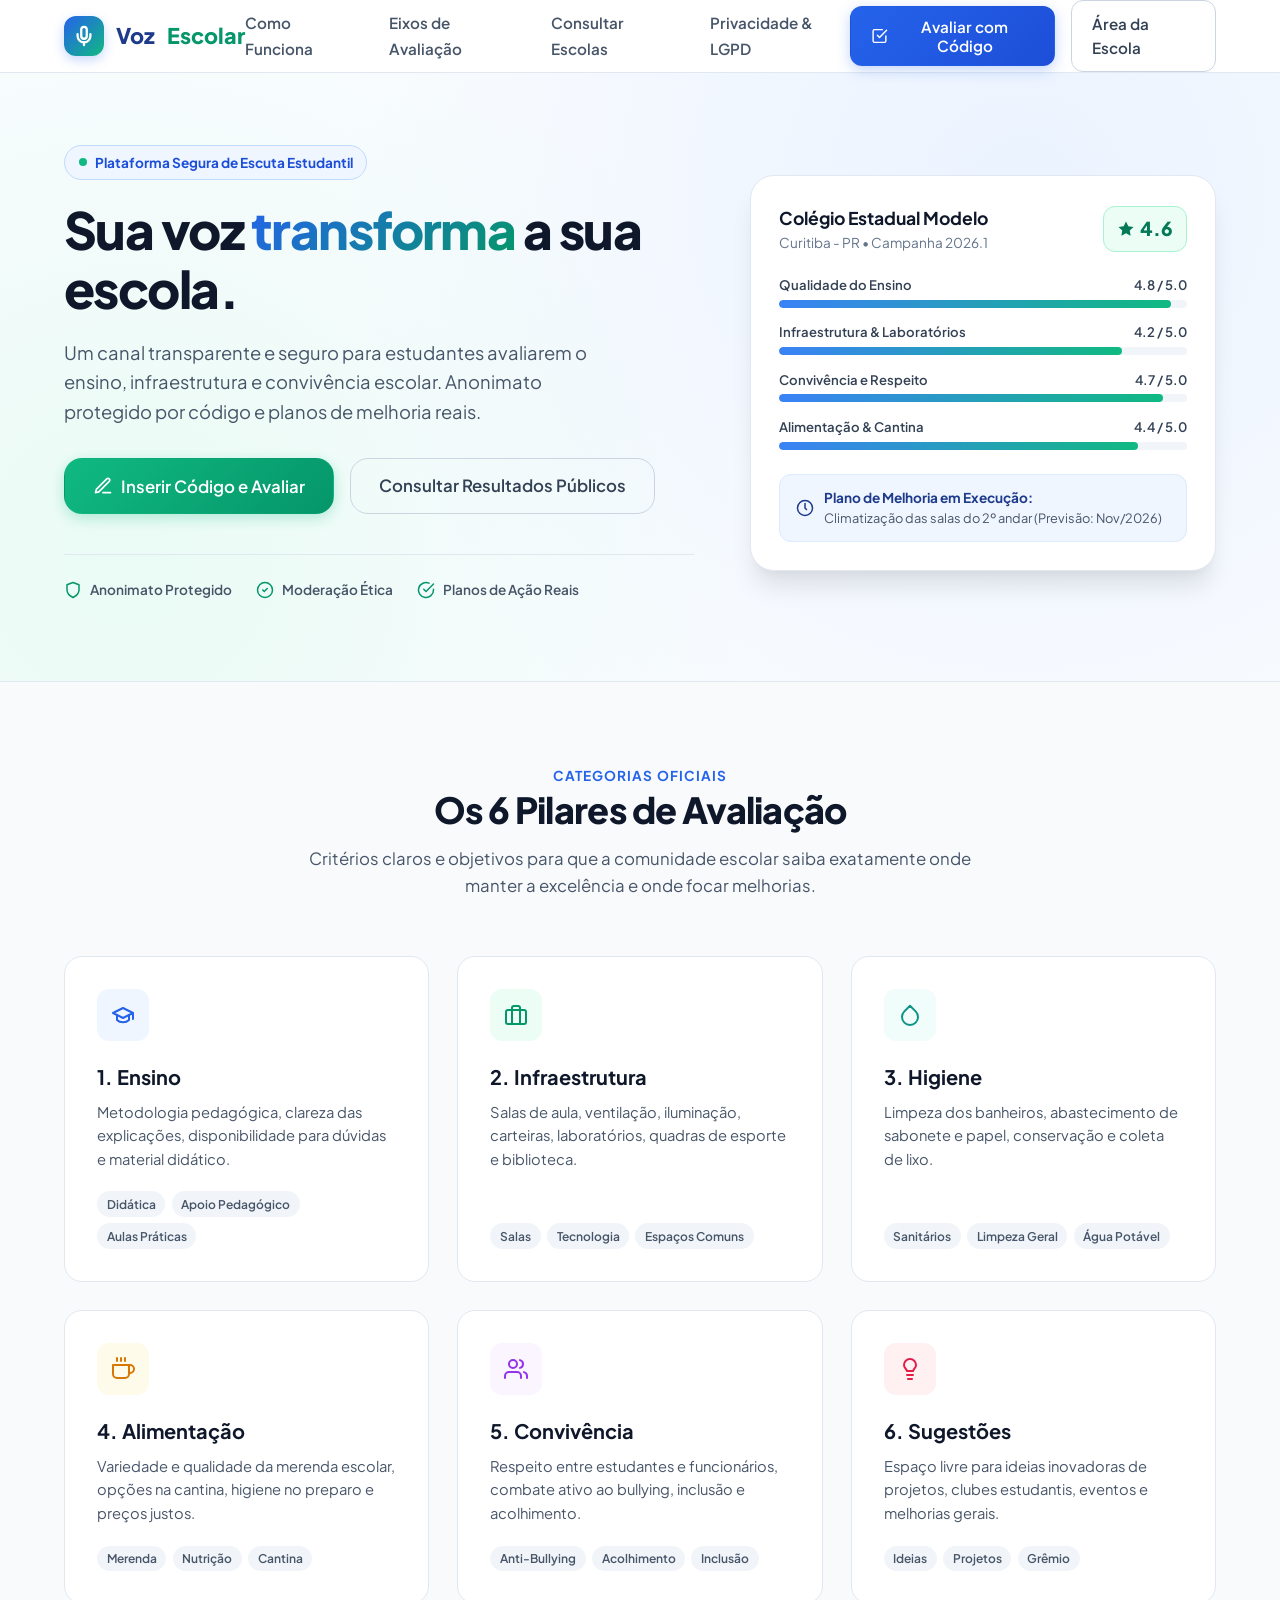
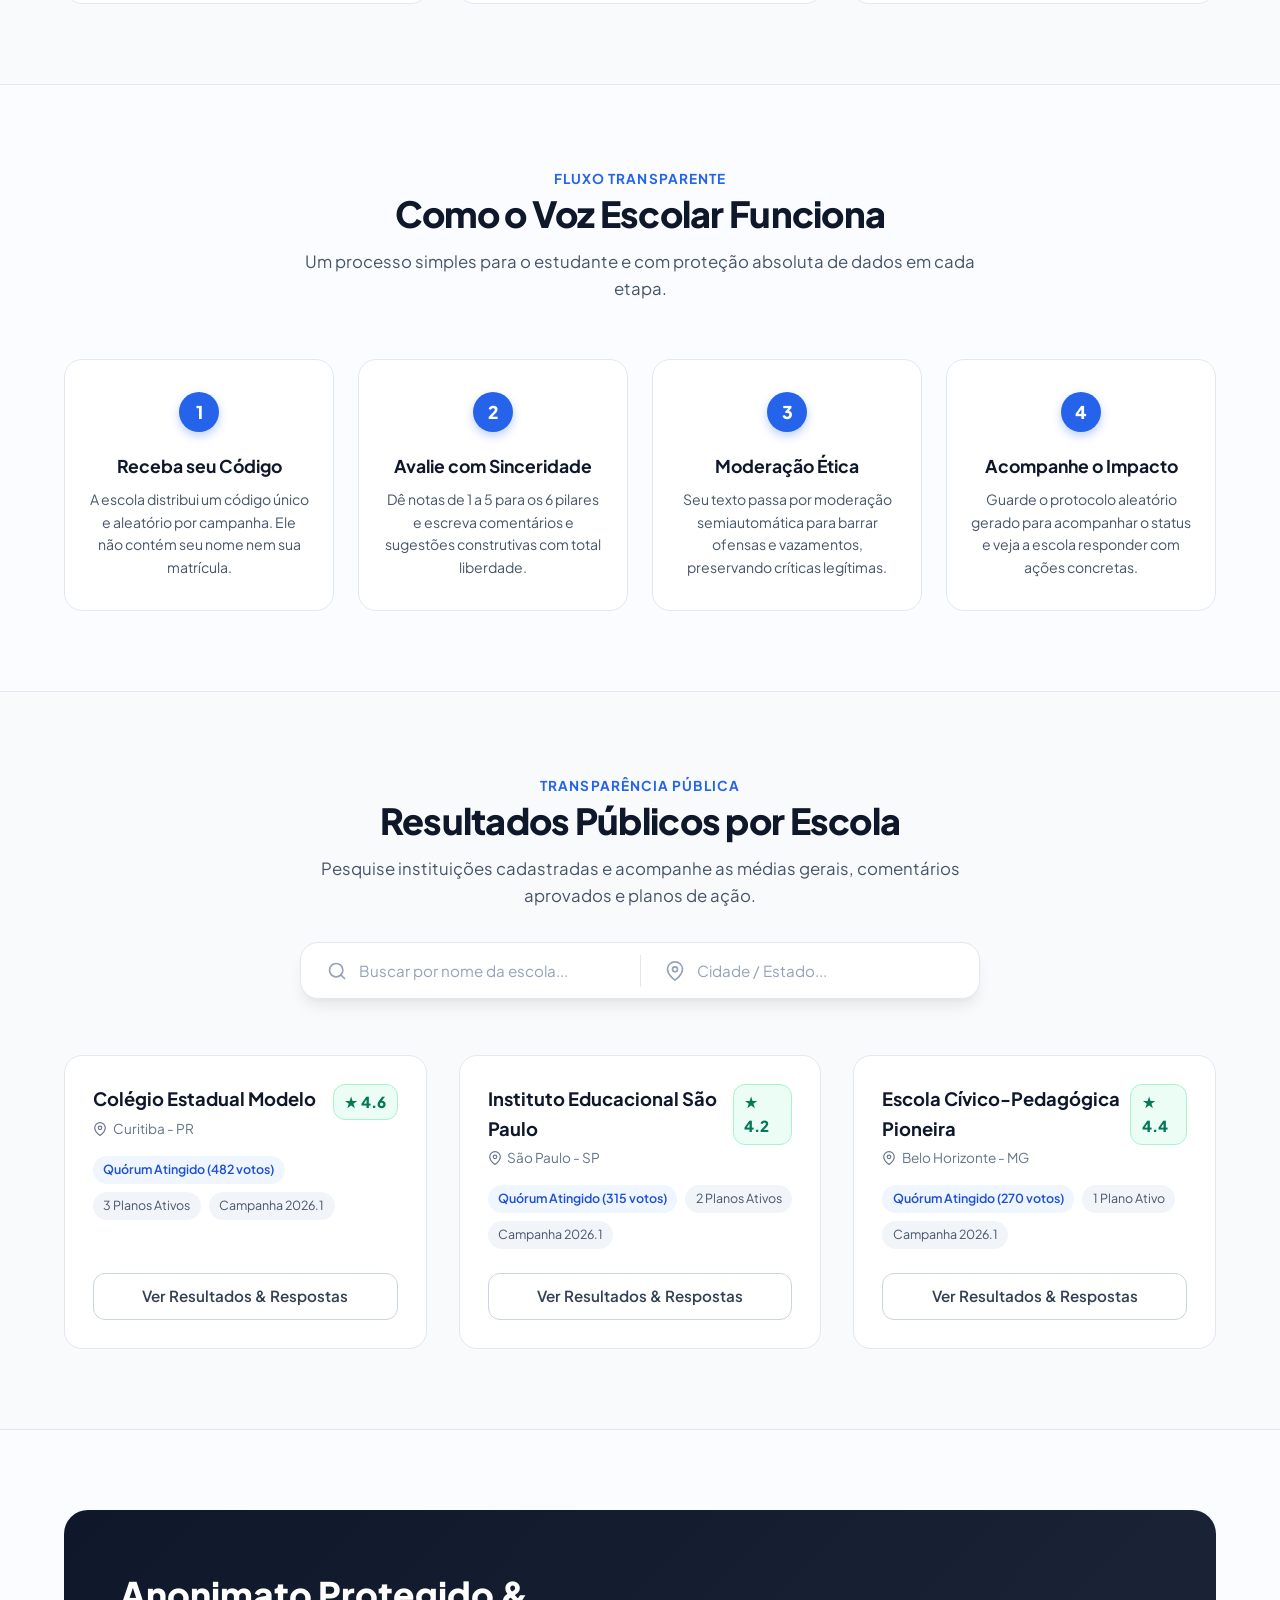
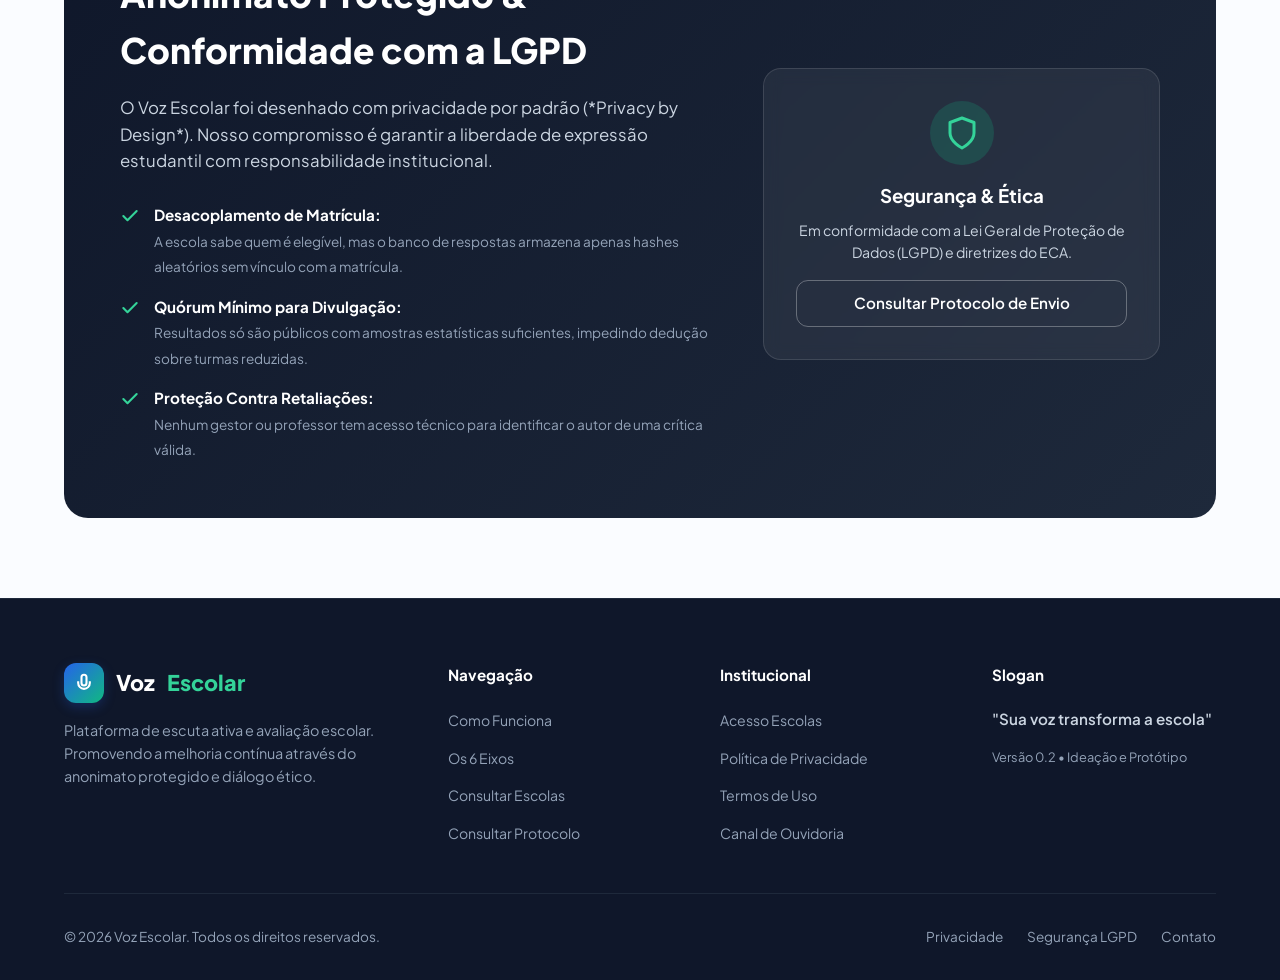
<file: frontend/index.html>
<!DOCTYPE html>
<html lang="pt-BR">
<head>
  <meta charset="UTF-8">
  <meta name="viewport" content="width=device-width, initial-scale=1.0">
  <meta name="description" content="Voz Escolar - Plataforma de avaliação e participação estudantil com anonimato protegido e escuta ativa. Sua voz transforma a escola.">
  <title>Voz Escolar | Sua voz transforma a escola</title>
  <link rel="stylesheet" href="css/style.css">
</head>
<body>

  <!-- Navigation -->
  <header class="navbar">
    <div class="container nav-container">
      <a href="index.html" class="brand-logo">
        <div class="brand-icon">
          <svg width="22" height="22" viewBox="0 0 24 24" fill="none" stroke="currentColor" stroke-width="2.5" stroke-linecap="round" stroke-linejoin="round">
            <path d="M12 2a3 3 0 0 0-3 3v7a3 3 0 0 0 6 0V5a3 3 0 0 0-3-3Z"></path>
            <path d="M19 10v2a7 7 0 0 1-14 0v-2"></path>
            <line x1="12" y1="19" x2="12" y2="22"></line>
          </svg>
        </div>
        Voz<span>Escolar</span>
      </a>

      <ul class="nav-links">
        <li><a href="#como-funciona">Como Funciona</a></li>
        <li><a href="#eixos">Eixos de Avaliação</a></li>
        <li><a href="#escolas">Consultar Escolas</a></li>
        <li><a href="#privacidade">Privacidade & LGPD</a></li>
      </ul>

      <div class="nav-actions">
        <button class="btn btn-primary open-code-modal" id="navEvalBtn">
          <svg width="18" height="18" viewBox="0 0 24 24" fill="none" stroke="currentColor" stroke-width="2" stroke-linecap="round" stroke-linejoin="round">
            <polyline points="9 11 12 14 22 4"></polyline>
            <path d="M21 12v7a2 2 0 0 1-2 2H5a2 2 0 0 1-2-2V5a2 2 0 0 1 2-2h11"></path>
          </svg>
          Avaliar com Código
        </button>
        <a href="pages/painel.html" class="btn btn-outline" title="Acesso para Gestores e Moderadores">
          Área da Escola
        </a>
      </div>
    </div>
  </header>

  <!-- Hero Section -->
  <section class="hero">
    <div class="container hero-grid">
      <div class="hero-content">
        <div class="badge-tag">
          <span class="pulse-dot"></span>
          Plataforma Segura de Escuta Estudantil
        </div>
        <h1 class="hero-title">
          Sua voz <span class="gradient-text">transforma</span> a sua escola.
        </h1>
        <p class="hero-desc">
          Um canal transparente e seguro para estudantes avaliarem o ensino, infraestrutura e convivência escolar. Anonimato protegido por código e planos de melhoria reais.
        </p>

        <div class="hero-actions">
          <button class="btn btn-accent btn-lg open-code-modal" id="heroEvalBtn">
            <svg width="20" height="20" viewBox="0 0 24 24" fill="none" stroke="currentColor" stroke-width="2" stroke-linecap="round" stroke-linejoin="round">
              <path d="M12 20h9"></path>
              <path d="M16.5 3.5a2.121 2.121 0 0 1 3 3L7 19l-4 1 1-4L16.5 3.5z"></path>
            </svg>
            Inserir Código e Avaliar
          </button>
          <a href="#escolas" class="btn btn-outline btn-lg">
            Consultar Resultados Públicos
          </a>
        </div>

        <div class="hero-trust-banner">
          <div class="trust-item">
            <svg width="18" height="18" viewBox="0 0 24 24" fill="none" stroke="currentColor" stroke-width="2" stroke-linecap="round" stroke-linejoin="round">
              <path d="M12 22s8-4 8-10V5l-8-3-8 3v7c0 6 8 10 8 10z"></path>
            </svg>
            <span>Anonimato Protegido</span>
          </div>
          <div class="trust-item">
            <svg width="18" height="18" viewBox="0 0 24 24" fill="none" stroke="currentColor" stroke-width="2" stroke-linecap="round" stroke-linejoin="round">
              <circle cx="12" cy="12" r="10"></circle>
              <path d="m9 12 2 2 4-4"></path>
            </svg>
            <span>Moderação Ética</span>
          </div>
          <div class="trust-item">
            <svg width="18" height="18" viewBox="0 0 24 24" fill="none" stroke="currentColor" stroke-width="2" stroke-linecap="round" stroke-linejoin="round">
              <path d="M22 11.08V12a10 10 0 1 1-5.93-9.14"></path>
              <polyline points="22 4 12 14.01 9 11.01"></polyline>
            </svg>
            <span>Planos de Ação Reais</span>
          </div>
        </div>
      </div>

      <!-- Hero Visual / Floating Card -->
      <div class="hero-card-preview">
        <div class="floating-card">
          <div class="card-header-flex">
            <div class="school-meta">
              <h4>Colégio Estadual Modelo</h4>
              <p>Curitiba - PR • Campanha 2026.1</p>
            </div>
            <div class="score-badge-lg">
              <svg width="18" height="18" viewBox="0 0 24 24" fill="currentColor">
                <polygon points="12 2 15.09 8.26 22 9.27 17 14.14 18.18 21.02 12 17.77 5.82 21.02 7 14.14 2 9.27 8.91 8.26 12 2"></polygon>
              </svg>
              4.6
            </div>
          </div>

          <div class="score-bars">
            <div class="bar-item">
              <div class="bar-labels">
                <span>Qualidade do Ensino</span>
                <span>4.8 / 5.0</span>
              </div>
              <div class="progress-track">
                <div class="progress-fill" style="width: 96%;"></div>
              </div>
            </div>

            <div class="bar-item">
              <div class="bar-labels">
                <span>Infraestrutura & Laboratórios</span>
                <span>4.2 / 5.0</span>
              </div>
              <div class="progress-track">
                <div class="progress-fill" style="width: 84%;"></div>
              </div>
            </div>

            <div class="bar-item">
              <div class="bar-labels">
                <span>Convivência e Respeito</span>
                <span>4.7 / 5.0</span>
              </div>
              <div class="progress-track">
                <div class="progress-fill" style="width: 94%;"></div>
              </div>
            </div>

            <div class="bar-item">
              <div class="bar-labels">
                <span>Alimentação & Cantina</span>
                <span>4.4 / 5.0</span>
              </div>
              <div class="progress-track">
                <div class="progress-fill" style="width: 88%;"></div>
              </div>
            </div>
          </div>

          <div class="plan-notice-pill">
            <svg width="18" height="18" viewBox="0 0 24 24" fill="none" stroke="currentColor" stroke-width="2" stroke-linecap="round" stroke-linejoin="round">
              <circle cx="12" cy="12" r="10"></circle>
              <polyline points="12 6 12 12 14 14"></polyline>
            </svg>
            <div>
              <strong>Plano de Melhoria em Execução:</strong>
              <div style="font-size: 0.8rem; color: var(--slate-600);">Climatização das salas do 2º andar (Previsão: Nov/2026)</div>
            </div>
          </div>
        </div>
      </div>
    </div>
  </section>

  <!-- Eixos de Avaliação -->
  <section class="section section-alt" id="eixos">
    <div class="container">
      <div class="section-header">
        <span class="section-tag">Categorias Oficiais</span>
        <h2 class="section-title">Os 6 Pilares de Avaliação</h2>
        <p class="section-desc">
          Critérios claros e objetivos para que a comunidade escolar saiba exatamente onde manter a excelência e onde focar melhorias.
        </p>
      </div>

      <div class="pillars-grid">
        <!-- 1. Ensino -->
        <div class="pillar-card">
          <div class="pillar-icon-box blue">
            <svg width="24" height="24" viewBox="0 0 24 24" fill="none" stroke="currentColor" stroke-width="2" stroke-linecap="round" stroke-linejoin="round">
              <path d="M22 10v6M2 10l10-5 10 5-10 5z"></path>
              <path d="M6 12v5c3 3 9 3 12 0v-5"></path>
            </svg>
          </div>
          <h3>1. Ensino</h3>
          <p>Metodologia pedagógica, clareza das explicações, disponibilidade para dúvidas e material didático.</p>
          <div class="pillar-tags">
            <span>Didática</span>
            <span>Apoio Pedagógico</span>
            <span>Aulas Práticas</span>
          </div>
        </div>

        <!-- 2. Infraestrutura -->
        <div class="pillar-card">
          <div class="pillar-icon-box green">
            <svg width="24" height="24" viewBox="0 0 24 24" fill="none" stroke="currentColor" stroke-width="2" stroke-linecap="round" stroke-linejoin="round">
              <rect x="2" y="7" width="20" height="14" rx="2" ry="2"></rect>
              <path d="M16 21V5a2 2 0 0 0-2-2h-4a2 2 0 0 0-2 2v16"></path>
            </svg>
          </div>
          <h3>2. Infraestrutura</h3>
          <p>Salas de aula, ventilação, iluminação, carteiras, laboratórios, quadras de esporte e biblioteca.</p>
          <div class="pillar-tags">
            <span>Salas</span>
            <span>Tecnologia</span>
            <span>Espaços Comuns</span>
          </div>
        </div>

        <!-- 3. Higiene -->
        <div class="pillar-card">
          <div class="pillar-icon-box teal">
            <svg width="24" height="24" viewBox="0 0 24 24" fill="none" stroke="currentColor" stroke-width="2" stroke-linecap="round" stroke-linejoin="round">
              <path d="M12 2.69l5.66 5.66a8 8 0 1 1-11.31 0z"></path>
            </svg>
          </div>
          <h3>3. Higiene</h3>
          <p>Limpeza dos banheiros, abastecimento de sabonete e papel, conservação e coleta de lixo.</p>
          <div class="pillar-tags">
            <span>Sanitários</span>
            <span>Limpeza Geral</span>
            <span>Água Potável</span>
          </div>
        </div>

        <!-- 4. Alimentação -->
        <div class="pillar-card">
          <div class="pillar-icon-box amber">
            <svg width="24" height="24" viewBox="0 0 24 24" fill="none" stroke="currentColor" stroke-width="2" stroke-linecap="round" stroke-linejoin="round">
              <path d="M18 8h1a4 4 0 0 1 0 8h-1"></path>
              <path d="M2 8h16v9a4 4 0 0 1-4 4H6a4 4 0 0 1-4-4V8z"></path>
              <line x1="6" y1="1" x2="6" y2="4"></line>
              <line x1="10" y1="1" x2="10" y2="4"></line>
              <line x1="14" y1="1" x2="14" y2="4"></line>
            </svg>
          </div>
          <h3>4. Alimentação</h3>
          <p>Variedade e qualidade da merenda escolar, opções na cantina, higiene no preparo e preços justos.</p>
          <div class="pillar-tags">
            <span>Merenda</span>
            <span>Nutrição</span>
            <span>Cantina</span>
          </div>
        </div>

        <!-- 5. Convivência -->
        <div class="pillar-card">
          <div class="pillar-icon-box purple">
            <svg width="24" height="24" viewBox="0 0 24 24" fill="none" stroke="currentColor" stroke-width="2" stroke-linecap="round" stroke-linejoin="round">
              <path d="M17 21v-2a4 4 0 0 0-4-4H5a4 4 0 0 0-4 4v2"></path>
              <circle cx="9" cy="7" r="4"></circle>
              <path d="M23 21v-2a4 4 0 0 0-3-3.87"></path>
              <path d="M16 3.13a4 4 0 0 1 0 7.75"></path>
            </svg>
          </div>
          <h3>5. Convivência</h3>
          <p>Respeito entre estudantes e funcionários, combate ativo ao bullying, inclusão e acolhimento.</p>
          <div class="pillar-tags">
            <span>Anti-Bullying</span>
            <span>Acolhimento</span>
            <span>Inclusão</span>
          </div>
        </div>

        <!-- 6. Sugestões -->
        <div class="pillar-card">
          <div class="pillar-icon-box rose">
            <svg width="24" height="24" viewBox="0 0 24 24" fill="none" stroke="currentColor" stroke-width="2" stroke-linecap="round" stroke-linejoin="round">
              <path d="M9 18h6"></path>
              <path d="M10 22h4"></path>
              <path d="M15.09 14c.18-.98.65-1.74 1.41-2.5A4.65 4.65 0 0 0 18 8 6 6 0 0 0 6 8c0 1 .23 2.23 1.5 3.5.76.76 1.23 1.52 1.41 2.5z"></path>
            </svg>
          </div>
          <h3>6. Sugestões</h3>
          <p>Espaço livre para ideias inovadoras de projetos, clubes estudantis, eventos e melhorias gerais.</p>
          <div class="pillar-tags">
            <span>Ideias</span>
            <span>Projetos</span>
            <span>Grêmio</span>
          </div>
        </div>
      </div>
    </div>
  </section>

  <!-- Como Funciona -->
  <section class="section" id="como-funciona">
    <div class="container">
      <div class="section-header">
        <span class="section-tag">Fluxo Transparente</span>
        <h2 class="section-title">Como o Voz Escolar Funciona</h2>
        <p class="section-desc">
          Um processo simples para o estudante e com proteção absoluta de dados em cada etapa.
        </p>
      </div>

      <div class="steps-grid">
        <div class="step-card">
          <div class="step-number">1</div>
          <h4>Receba seu Código</h4>
          <p>A escola distribui um código único e aleatório por campanha. Ele não contém seu nome nem sua matrícula.</p>
        </div>

        <div class="step-card">
          <div class="step-number">2</div>
          <h4>Avalie com Sinceridade</h4>
          <p>Dê notas de 1 a 5 para os 6 pilares e escreva comentários e sugestões construtivas com total liberdade.</p>
        </div>

        <div class="step-card">
          <div class="step-number">3</div>
          <h4>Moderação Ética</h4>
          <p>Seu texto passa por moderação semiautomática para barrar ofensas e vazamentos, preservando críticas legítimas.</p>
        </div>

        <div class="step-card">
          <div class="step-number">4</div>
          <h4>Acompanhe o Impacto</h4>
          <p>Guarde o protocolo aleatório gerado para acompanhar o status e veja a escola responder com ações concretas.</p>
        </div>
      </div>
    </div>
  </section>

  <!-- Consultar Escolas -->
  <section class="section section-alt" id="escolas">
    <div class="container">
      <div class="section-header">
        <span class="section-tag">Transparência Pública</span>
        <h2 class="section-title">Resultados Públicos por Escola</h2>
        <p class="section-desc">
          Pesquise instituições cadastradas e acompanhe as médias gerais, comentários aprovados e planos de ação.
        </p>

        <!-- Search Bar -->
        <div class="search-bar-section">
          <div class="search-input-group">
            <svg width="20" height="20" viewBox="0 0 24 24" fill="none" stroke="currentColor" stroke-width="2" stroke-linecap="round" stroke-linejoin="round">
              <circle cx="11" cy="11" r="8"></circle>
              <line x1="21" y1="21" x2="16.65" y2="16.65"></line>
            </svg>
            <input type="text" id="schoolSearch" placeholder="Buscar por nome da escola...">
          </div>
          <div class="search-divider"></div>
          <div class="search-input-group">
            <svg width="20" height="20" viewBox="0 0 24 24" fill="none" stroke="currentColor" stroke-width="2" stroke-linecap="round" stroke-linejoin="round">
              <path d="M21 10c0 7-9 13-9 13s-9-6-9-13a9 9 0 0 1 18 0z"></path>
              <circle cx="12" cy="10" r="3"></circle>
            </svg>
            <input type="text" id="citySearch" placeholder="Cidade / Estado...">
          </div>
        </div>
      </div>

      <div class="schools-grid" id="schoolsContainer">
        <!-- Escola 1 -->
        <div class="school-card" data-school-name="Colégio Estadual Modelo" data-city="Curitiba - PR">
          <div>
            <div class="school-header-info">
              <div>
                <h3 class="school-title">Colégio Estadual Modelo</h3>
                <span class="school-location">
                  <svg width="14" height="14" viewBox="0 0 24 24" fill="none" stroke="currentColor" stroke-width="2">
                    <path d="M21 10c0 7-9 13-9 13s-9-6-9-13a9 9 0 0 1 18 0z"></path>
                    <circle cx="12" cy="10" r="3"></circle>
                  </svg>
                  Curitiba - PR
                </span>
              </div>
              <div class="rating-pill">★ 4.6</div>
            </div>

            <div class="school-meta-tags">
              <span class="meta-tag highlight">Quórum Atingido (482 votos)</span>
              <span class="meta-tag">3 Planos Ativos</span>
              <span class="meta-tag">Campanha 2026.1</span>
            </div>
          </div>

          <a href="pages/escola.html?id=1" class="btn btn-outline" style="width: 100%;">
            Ver Resultados & Respostas
          </a>
        </div>

        <!-- Escola 2 -->
        <div class="school-card" data-school-name="Instituto Educacional São Paulo" data-city="São Paulo - SP">
          <div>
            <div class="school-header-info">
              <div>
                <h3 class="school-title">Instituto Educacional São Paulo</h3>
                <span class="school-location">
                  <svg width="14" height="14" viewBox="0 0 24 24" fill="none" stroke="currentColor" stroke-width="2">
                    <path d="M21 10c0 7-9 13-9 13s-9-6-9-13a9 9 0 0 1 18 0z"></path>
                    <circle cx="12" cy="10" r="3"></circle>
                  </svg>
                  São Paulo - SP
                </span>
              </div>
              <div class="rating-pill">★ 4.2</div>
            </div>

            <div class="school-meta-tags">
              <span class="meta-tag highlight">Quórum Atingido (315 votos)</span>
              <span class="meta-tag">2 Planos Ativos</span>
              <span class="meta-tag">Campanha 2026.1</span>
            </div>
          </div>

          <a href="pages/escola.html?id=2" class="btn btn-outline" style="width: 100%;">
            Ver Resultados & Respostas
          </a>
        </div>

        <!-- Escola 3 -->
        <div class="school-card" data-school-name="Escola Cívico-Pedagógica Pioneira" data-city="Belo Horizonte - MG">
          <div>
            <div class="school-header-info">
              <div>
                <h3 class="school-title">Escola Cívico-Pedagógica Pioneira</h3>
                <span class="school-location">
                  <svg width="14" height="14" viewBox="0 0 24 24" fill="none" stroke="currentColor" stroke-width="2">
                    <path d="M21 10c0 7-9 13-9 13s-9-6-9-13a9 9 0 0 1 18 0z"></path>
                    <circle cx="12" cy="10" r="3"></circle>
                  </svg>
                  Belo Horizonte - MG
                </span>
              </div>
              <div class="rating-pill">★ 4.4</div>
            </div>

            <div class="school-meta-tags">
              <span class="meta-tag highlight">Quórum Atingido (270 votos)</span>
              <span class="meta-tag">1 Plano Ativo</span>
              <span class="meta-tag">Campanha 2026.1</span>
            </div>
          </div>

          <a href="pages/escola.html?id=3" class="btn btn-outline" style="width: 100%;">
            Ver Resultados & Respostas
          </a>
        </div>
      </div>
    </div>
  </section>

  <!-- Privacidade & LGPD Section -->
  <section class="section" id="privacidade">
    <div class="container">
      <div class="privacy-card">
        <div class="privacy-grid">
          <div>
            <h2>Anonimato Protegido & Conformidade com a LGPD</h2>
            <p>
              O Voz Escolar foi desenhado com privacidade por padrão (*Privacy by Design*). Nosso compromisso é garantir a liberdade de expressão estudantil com responsabilidade institucional.
            </p>

            <div class="privacy-features">
              <div class="privacy-feat-item">
                <svg width="20" height="20" viewBox="0 0 24 24" fill="none" stroke="currentColor" stroke-width="2.5" stroke-linecap="round" stroke-linejoin="round">
                  <polyline points="20 6 9 17 4 12"></polyline>
                </svg>
                <div>
                  <strong>Desacoplamento de Matrícula:</strong>
                  <span>A escola sabe quem é elegível, mas o banco de respostas armazena apenas hashes aleatórios sem vínculo com a matrícula.</span>
                </div>
              </div>

              <div class="privacy-feat-item">
                <svg width="20" height="20" viewBox="0 0 24 24" fill="none" stroke="currentColor" stroke-width="2.5" stroke-linecap="round" stroke-linejoin="round">
                  <polyline points="20 6 9 17 4 12"></polyline>
                </svg>
                <div>
                  <strong>Quórum Mínimo para Divulgação:</strong>
                  <span>Resultados só são públicos com amostras estatísticas suficientes, impedindo dedução sobre turmas reduzidas.</span>
                </div>
              </div>

              <div class="privacy-feat-item">
                <svg width="20" height="20" viewBox="0 0 24 24" fill="none" stroke="currentColor" stroke-width="2.5" stroke-linecap="round" stroke-linejoin="round">
                  <polyline points="20 6 9 17 4 12"></polyline>
                </svg>
                <div>
                  <strong>Proteção Contra Retaliações:</strong>
                  <span>Nenhum gestor ou professor tem acesso técnico para identificar o autor de uma crítica válida.</span>
                </div>
              </div>
            </div>
          </div>

          <div class="privacy-badge-box">
            <div class="shield-icon">
              <svg width="36" height="36" viewBox="0 0 24 24" fill="none" stroke="currentColor" stroke-width="2" stroke-linecap="round" stroke-linejoin="round">
                <path d="M12 22s8-4 8-10V5l-8-3-8 3v7c0 6 8 10 8 10z"></path>
              </svg>
            </div>
            <h3 style="color: white; margin-bottom: 0.5rem;">Segurança & Ética</h3>
            <p style="font-size: 0.88rem; color: var(--slate-300); margin-bottom: 1rem;">
              Em conformidade com a Lei Geral de Proteção de Dados (LGPD) e diretrizes do ECA.
            </p>
            <a href="pages/protocolo.html" class="btn btn-outline" style="color: white; border-color: rgba(255,255,255,0.3); width: 100%;">
              Consultar Protocolo de Envio
            </a>
          </div>
        </div>
      </div>
    </div>
  </section>

  <!-- Modal de Entrada com Código -->
  <div class="modal-overlay" id="codeModal">
    <div class="modal-container">
      <div class="modal-header">
        <h3>Participar da Avaliação</h3>
        <button class="modal-close-btn close-modal">&times;</button>
      </div>
      <div class="modal-body">
        <p>Digite o código de participação fornecido pela sua escola para abrir o formulário confidencial.</p>
        
        <form id="codeForm">
          <div class="code-input-box">
            <label for="participationCode">CÓDIGO DE PARTICIPAÇÃO</label>
            <input type="text" id="participationCode" placeholder="EX: ESC-2026-X9K4" required autocomplete="off">
            <span id="codeError" style="color: var(--danger-600); font-size: 0.85rem; display: none;"></span>
          </div>

          <div style="background: var(--slate-50); border: 1px solid var(--slate-200); padding: 0.85rem; border-radius: var(--radius-md); font-size: 0.82rem; color: var(--slate-600); margin-bottom: 1.5rem;">
            🔒 <strong>Garantia de Sigilo:</strong> O seu código valida apenas que você é um estudante elegível da campanha atual. Suas notas e textos não serão vinculados à sua identidade.
          </div>

          <div style="display: flex; gap: 0.75rem; justify-content: flex-end;">
            <button type="button" class="btn btn-outline close-modal">Cancelar</button>
            <button type="submit" class="btn btn-primary">Validar e Prosseguir</button>
          </div>
        </form>
      </div>
    </div>
  </div>

  <!-- Footer -->
  <footer class="footer">
    <div class="container">
      <div class="footer-grid">
        <div class="footer-brand">
          <a href="index.html" class="brand-logo">
            <div class="brand-icon">
              <svg width="20" height="20" viewBox="0 0 24 24" fill="none" stroke="currentColor" stroke-width="2.5">
                <path d="M12 2a3 3 0 0 0-3 3v7a3 3 0 0 0 6 0V5a3 3 0 0 0-3-3Z"></path>
                <path d="M19 10v2a7 7 0 0 1-14 0v-2"></path>
              </svg>
            </div>
            Voz<span style="color: var(--accent-400);">Escolar</span>
          </a>
          <p>
            Plataforma de escuta ativa e avaliação escolar. Promovendo a melhoria contínua através do anonimato protegido e diálogo ético.
          </p>
        </div>

        <div class="footer-col">
          <h5>Navegação</h5>
          <ul>
            <li><a href="#como-funciona">Como Funciona</a></li>
            <li><a href="#eixos">Os 6 Eixos</a></li>
            <li><a href="#escolas">Consultar Escolas</a></li>
            <li><a href="pages/protocolo.html">Consultar Protocolo</a></li>
          </ul>
        </div>

        <div class="footer-col">
          <h5>Institucional</h5>
          <ul>
            <li><a href="pages/painel.html">Acesso Escolas</a></li>
            <li><a href="#privacidade">Política de Privacidade</a></li>
            <li><a href="#privacidade">Termos de Uso</a></li>
            <li><a href="#privacidade">Canal de Ouvidoria</a></li>
          </ul>
        </div>

        <div class="footer-col">
          <h5>Slogan</h5>
          <p style="font-size: 0.95rem; color: var(--slate-300); font-weight: 600; margin-bottom: 0.75rem;">
            "Sua voz transforma a escola"
          </p>
          <span style="font-size: 0.8rem; color: var(--slate-400);">Versão 0.2 • Ideação e Protótipo</span>
        </div>
      </div>

      <div class="footer-bottom">
        <div>© 2026 Voz Escolar. Todos os direitos reservados.</div>
        <div style="display: flex; gap: 1.5rem;">
          <a href="#privacidade">Privacidade</a>
          <a href="#privacidade">Segurança LGPD</a>
          <a href="#privacidade">Contato</a>
        </div>
      </div>
    </div>
  </footer>

  <script src="js/main.js"></script>
</body>
</html>
</file>
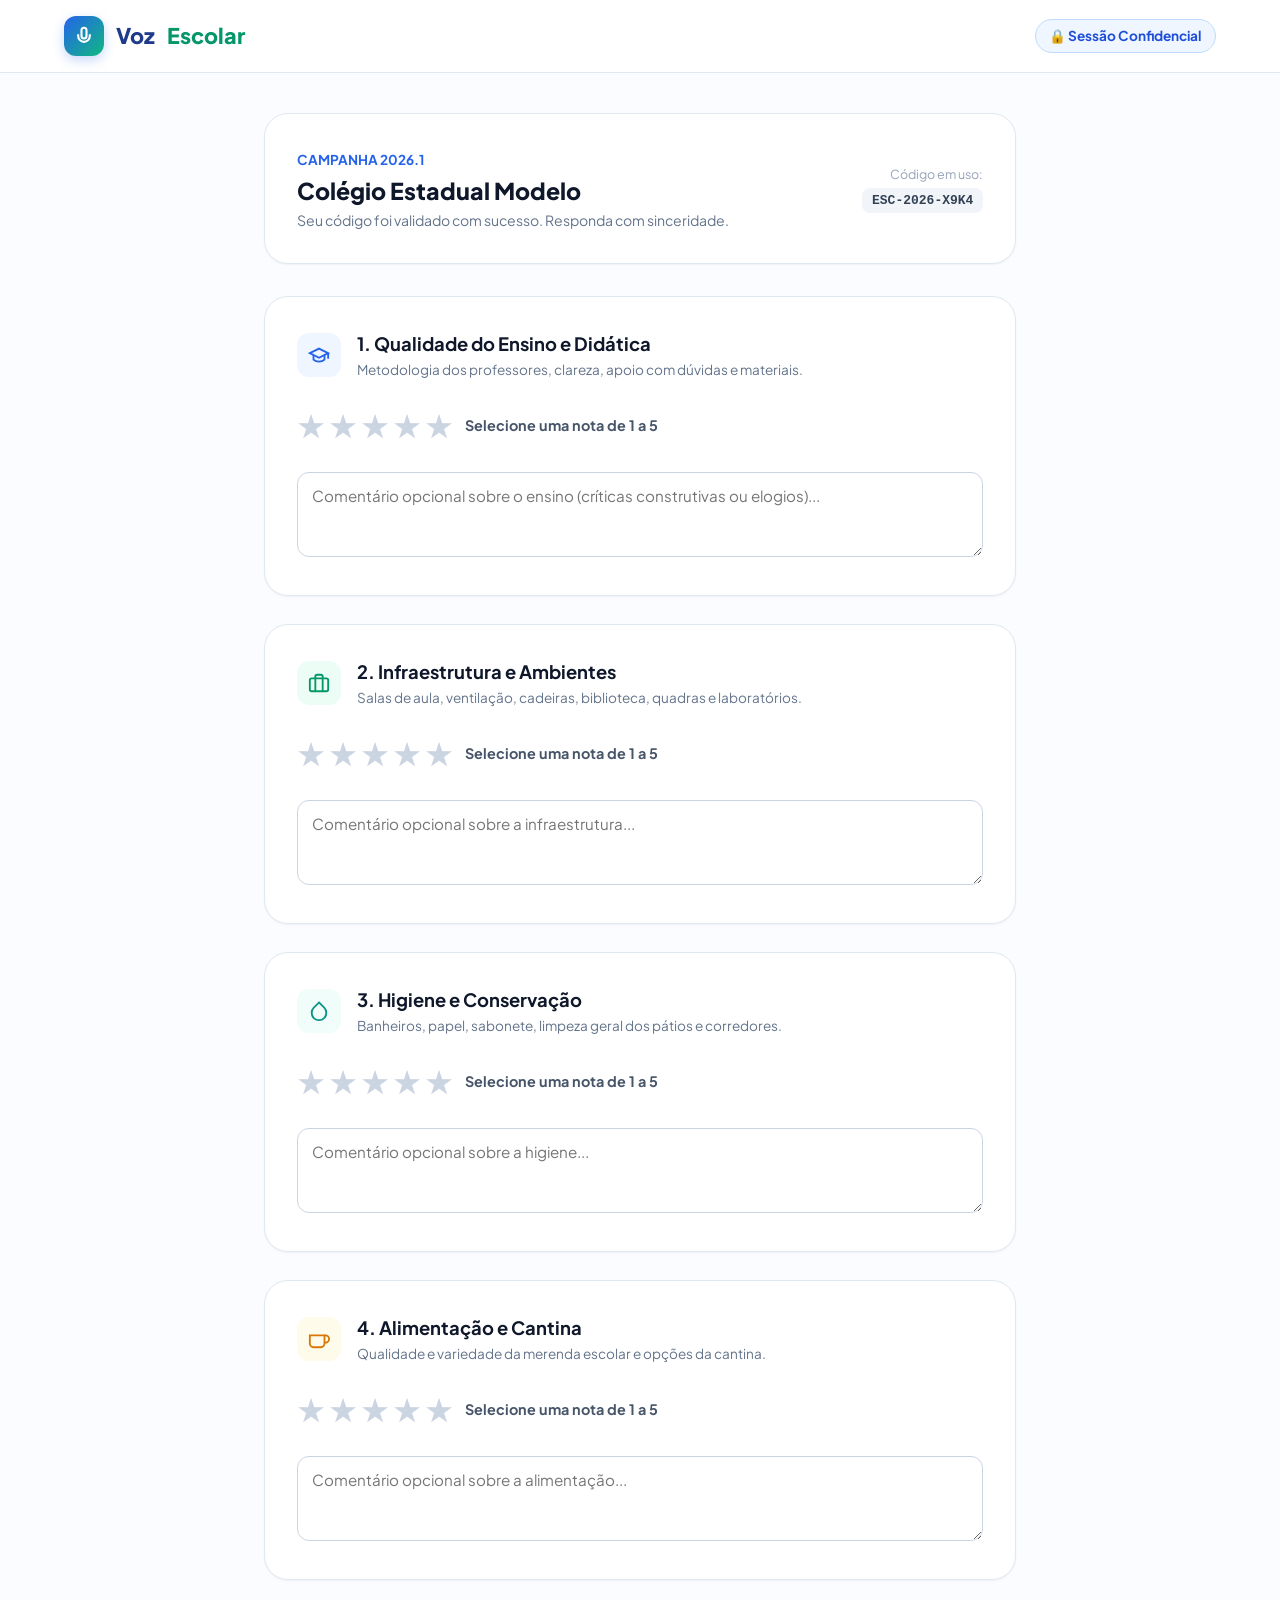
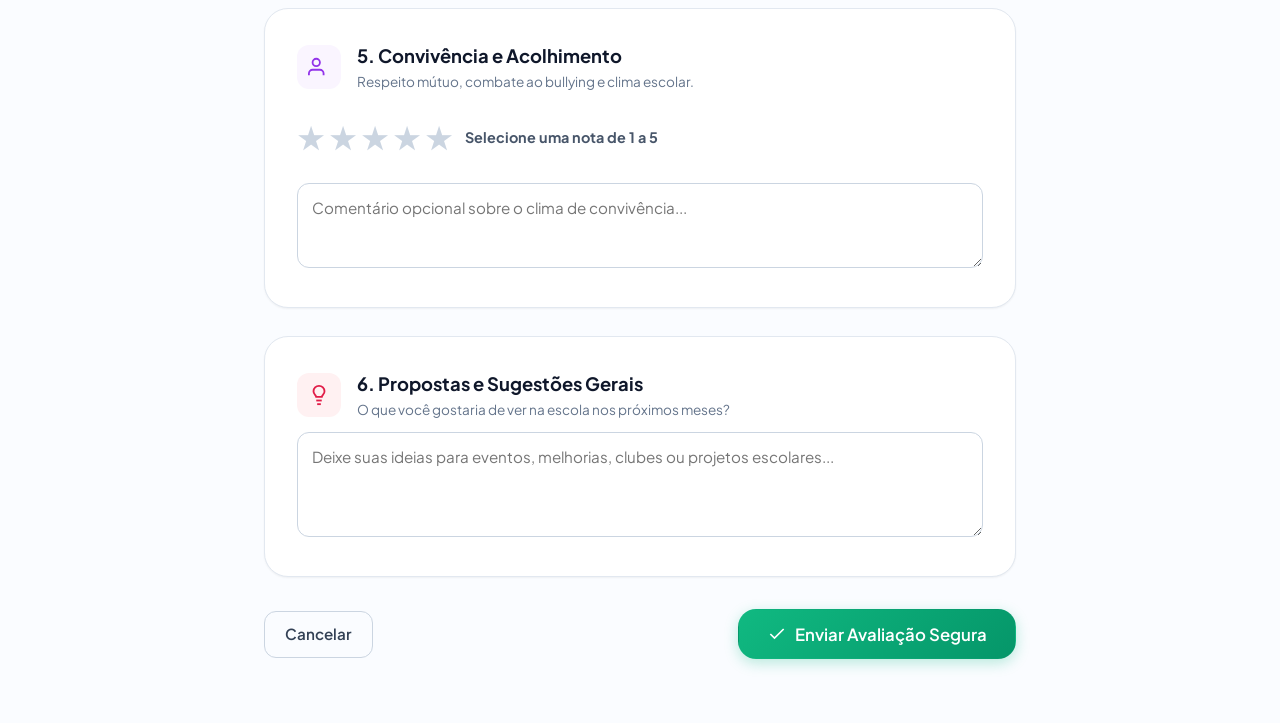
<file: frontend/pages/avaliar.html>
<!DOCTYPE html>
<html lang="pt-BR">
<head>
  <meta charset="UTF-8">
  <meta name="viewport" content="width=device-width, initial-scale=1.0">
  <title>Avaliação Confidencial | Voz Escolar</title>
  <link rel="stylesheet" href="../css/style.css">
  <style>
    .eval-container {
      max-width: 800px;
      margin: 2.5rem auto 4rem;
    }
    .eval-header-card {
      background: white;
      border: 1px solid var(--slate-200);
      border-radius: var(--radius-xl);
      padding: 2rem;
      margin-bottom: 2rem;
      display: flex;
      justify-content: space-between;
      align-items: center;
      box-shadow: var(--shadow-sm);
    }
    .eval-category-card {
      background: white;
      border: 1px solid var(--slate-200);
      border-radius: var(--radius-xl);
      padding: 2rem;
      margin-bottom: 1.75rem;
      box-shadow: var(--shadow-sm);
      transition: border-color var(--transition-fast);
    }
    .eval-category-card:hover {
      border-color: var(--primary-300);
    }
    .category-title-flex {
      display: flex;
      align-items: center;
      gap: 1rem;
      margin-bottom: 0.75rem;
    }
    .cat-icon-badge {
      width: 2.75rem;
      height: 2.75rem;
      border-radius: var(--radius-md);
      display: flex;
      align-items: center;
      justify-content: center;
    }
    .star-rating-group {
      display: flex;
      align-items: center;
      gap: 0.75rem;
      margin: 1.25rem 0;
    }
    .stars {
      display: inline-flex;
      flex-direction: row-reverse;
      gap: 0.25rem;
    }
    .stars input {
      display: none;
    }
    .stars label {
      font-size: 2rem;
      color: var(--slate-300);
      cursor: pointer;
      transition: color 150ms ease, transform 150ms ease;
    }
    .stars label:hover,
    .stars label:hover ~ label,
    .stars input:checked ~ label {
      color: #f59e0b;
    }
    .stars label:hover {
      transform: scale(1.15);
    }
    .score-hint {
      font-size: 0.9rem;
      font-weight: 700;
      color: var(--slate-600);
    }
    .comment-area {
      width: 100%;
      border: 1px solid var(--slate-300);
      border-radius: var(--radius-md);
      padding: 0.85rem;
      font-size: 0.95rem;
      color: var(--slate-800);
      resize: vertical;
      min-height: 85px;
      outline: none;
      transition: border-color var(--transition-fast);
    }
    .comment-area:focus {
      border-color: var(--primary-600);
      box-shadow: 0 0 0 3px var(--primary-100);
    }
    .success-card {
      display: none;
      background: white;
      border: 1px solid var(--accent-200);
      border-radius: var(--radius-xl);
      padding: 3.5rem 2rem;
      text-align: center;
      box-shadow: var(--shadow-xl);
    }
    .protocol-box {
      display: inline-flex;
      align-items: center;
      gap: 1rem;
      background: var(--slate-100);
      border: 2px dashed var(--primary-400);
      padding: 1rem 1.75rem;
      border-radius: var(--radius-lg);
      font-family: monospace;
      font-size: 1.5rem;
      font-weight: 800;
      color: var(--primary-900);
      margin: 1.5rem 0;
    }
  </style>
</head>
<body>

  <!-- Minimal Nav -->
  <header class="navbar">
    <div class="container nav-container">
      <a href="../index.html" class="brand-logo">
        <div class="brand-icon">
          <svg width="20" height="20" viewBox="0 0 24 24" fill="none" stroke="currentColor" stroke-width="2.5">
            <path d="M12 2a3 3 0 0 0-3 3v7a3 3 0 0 0 6 0V5a3 3 0 0 0-3-3Z"></path>
            <path d="M19 10v2a7 7 0 0 1-14 0v-2"></path>
          </svg>
        </div>
        Voz<span>Escolar</span>
      </a>
      <div>
        <span class="badge-tag" style="margin-bottom: 0;">🔒 Sessão Confidencial</span>
      </div>
    </div>
  </header>

  <main class="container eval-container">
    
    <!-- Header Status -->
    <div class="eval-header-card" id="headerInfo">
      <div>
        <span style="font-size: 0.85rem; font-weight: 700; color: var(--primary-600); text-transform: uppercase;">Campanha 2026.1</span>
        <h2 style="font-size: 1.45rem; font-weight: 800; color: var(--slate-900);" id="schoolDisplayName">Colégio Estadual Modelo</h2>
        <p style="font-size: 0.88rem; color: var(--slate-500);">Seu código foi validado com sucesso. Responda com sinceridade.</p>
      </div>
      <div style="text-align: right;">
        <span style="font-size: 0.78rem; color: var(--slate-400); display: block;">Código em uso:</span>
        <code id="displayActiveCode" style="font-weight: 700; background: var(--slate-100); padding: 0.3rem 0.6rem; border-radius: var(--radius-sm); color: var(--slate-700);">ESC-2026-X9K4</code>
      </div>
    </div>

    <!-- Evaluation Form -->
    <form id="evaluationForm">
      
      <!-- 1. Ensino -->
      <div class="eval-category-card">
        <div class="category-title-flex">
          <div class="cat-icon-badge" style="background: var(--primary-50); color: var(--primary-600);">
            <svg width="22" height="22" viewBox="0 0 24 24" fill="none" stroke="currentColor" stroke-width="2">
              <path d="M22 10v6M2 10l10-5 10 5-10 5z"></path>
              <path d="M6 12v5c3 3 9 3 12 0v-5"></path>
            </svg>
          </div>
          <div>
            <h3 style="font-size: 1.15rem; font-weight: 700; color: var(--slate-900);">1. Qualidade do Ensino e Didática</h3>
            <p style="font-size: 0.85rem; color: var(--slate-500);">Metodologia dos professores, clareza, apoio com dúvidas e materiais.</p>
          </div>
        </div>

        <div class="star-rating-group">
          <div class="stars">
            <input type="radio" id="ensino-5" name="ensino_score" value="5" required><label for="ensino-5">★</label>
            <input type="radio" id="ensino-4" name="ensino_score" value="4"><label for="ensino-4">★</label>
            <input type="radio" id="ensino-3" name="ensino_score" value="3"><label for="ensino-3">★</label>
            <input type="radio" id="ensino-2" name="ensino_score" value="2"><label for="ensino-2">★</label>
            <input type="radio" id="ensino-1" name="ensino_score" value="1"><label for="ensino-1">★</label>
          </div>
          <span class="score-hint">Selecione uma nota de 1 a 5</span>
        </div>

        <textarea class="comment-area" placeholder="Comentário opcional sobre o ensino (críticas construtivas ou elogios)..."></textarea>
      </div>

      <!-- 2. Infraestrutura -->
      <div class="eval-category-card">
        <div class="category-title-flex">
          <div class="cat-icon-badge" style="background: var(--accent-50); color: var(--accent-600);">
            <svg width="22" height="22" viewBox="0 0 24 24" fill="none" stroke="currentColor" stroke-width="2">
              <rect x="2" y="7" width="20" height="14" rx="2" ry="2"></rect>
              <path d="M16 21V5a2 2 0 0 0-2-2h-4a2 2 0 0 0-2 2v16"></path>
            </svg>
          </div>
          <div>
            <h3 style="font-size: 1.15rem; font-weight: 700; color: var(--slate-900);">2. Infraestrutura e Ambientes</h3>
            <p style="font-size: 0.85rem; color: var(--slate-500);">Salas de aula, ventilação, cadeiras, biblioteca, quadras e laboratórios.</p>
          </div>
        </div>

        <div class="star-rating-group">
          <div class="stars">
            <input type="radio" id="infra-5" name="infra_score" value="5" required><label for="infra-5">★</label>
            <input type="radio" id="infra-4" name="infra_score" value="4"><label for="infra-4">★</label>
            <input type="radio" id="infra-3" name="infra_score" value="3"><label for="infra-3">★</label>
            <input type="radio" id="infra-2" name="infra_score" value="2"><label for="infra-2">★</label>
            <input type="radio" id="infra-1" name="infra_score" value="1"><label for="infra-1">★</label>
          </div>
          <span class="score-hint">Selecione uma nota de 1 a 5</span>
        </div>

        <textarea class="comment-area" placeholder="Comentário opcional sobre a infraestrutura..."></textarea>
      </div>

      <!-- 3. Higiene -->
      <div class="eval-category-card">
        <div class="category-title-flex">
          <div class="cat-icon-badge" style="background: #f0fdfa; color: #0d9488;">
            <svg width="22" height="22" viewBox="0 0 24 24" fill="none" stroke="currentColor" stroke-width="2">
              <path d="M12 2.69l5.66 5.66a8 8 0 1 1-11.31 0z"></path>
            </svg>
          </div>
          <div>
            <h3 style="font-size: 1.15rem; font-weight: 700; color: var(--slate-900);">3. Higiene e Conservação</h3>
            <p style="font-size: 0.85rem; color: var(--slate-500);">Banheiros, papel, sabonete, limpeza geral dos pátios e corredores.</p>
          </div>
        </div>

        <div class="star-rating-group">
          <div class="stars">
            <input type="radio" id="higiene-5" name="higiene_score" value="5" required><label for="higiene-5">★</label>
            <input type="radio" id="higiene-4" name="higiene_score" value="4"><label for="higiene-4">★</label>
            <input type="radio" id="higiene-3" name="higiene_score" value="3"><label for="higiene-3">★</label>
            <input type="radio" id="higiene-2" name="higiene_score" value="2"><label for="higiene-2">★</label>
            <input type="radio" id="higiene-1" name="higiene_score" value="1"><label for="higiene-1">★</label>
          </div>
          <span class="score-hint">Selecione uma nota de 1 a 5</span>
        </div>

        <textarea class="comment-area" placeholder="Comentário opcional sobre a higiene..."></textarea>
      </div>

      <!-- 4. Alimentação -->
      <div class="eval-category-card">
        <div class="category-title-flex">
          <div class="cat-icon-badge" style="background: var(--warning-50); color: var(--warning-600);">
            <svg width="22" height="22" viewBox="0 0 24 24" fill="none" stroke="currentColor" stroke-width="2">
              <path d="M18 8h1a4 4 0 0 1 0 8h-1"></path>
              <path d="M2 8h16v9a4 4 0 0 1-4 4H6a4 4 0 0 1-4-4V8z"></path>
            </svg>
          </div>
          <div>
            <h3 style="font-size: 1.15rem; font-weight: 700; color: var(--slate-900);">4. Alimentação e Cantina</h3>
            <p style="font-size: 0.85rem; color: var(--slate-500);">Qualidade e variedade da merenda escolar e opções da cantina.</p>
          </div>
        </div>

        <div class="star-rating-group">
          <div class="stars">
            <input type="radio" id="alim-5" name="alim_score" value="5" required><label for="alim-5">★</label>
            <input type="radio" id="alim-4" name="alim_score" value="4"><label for="alim-4">★</label>
            <input type="radio" id="alim-3" name="alim_score" value="3"><label for="alim-3">★</label>
            <input type="radio" id="alim-2" name="alim_score" value="2"><label for="alim-2">★</label>
            <input type="radio" id="alim-1" name="alim_score" value="1"><label for="alim-1">★</label>
          </div>
          <span class="score-hint">Selecione uma nota de 1 a 5</span>
        </div>

        <textarea class="comment-area" placeholder="Comentário opcional sobre a alimentação..."></textarea>
      </div>

      <!-- 5. Convivência -->
      <div class="eval-category-card">
        <div class="category-title-flex">
          <div class="cat-icon-badge" style="background: #faf5ff; color: #9333ea;">
            <svg width="22" height="22" viewBox="0 0 24 24" fill="none" stroke="currentColor" stroke-width="2">
              <path d="M17 21v-2a4 4 0 0 0-4-4H5a4 4 0 0 0-4 4v2"></path>
              <circle cx="9" cy="7" r="4"></circle>
            </svg>
          </div>
          <div>
            <h3 style="font-size: 1.15rem; font-weight: 700; color: var(--slate-900);">5. Convivência e Acolhimento</h3>
            <p style="font-size: 0.85rem; color: var(--slate-500);">Respeito mútuo, combate ao bullying e clima escolar.</p>
          </div>
        </div>

        <div class="star-rating-group">
          <div class="stars">
            <input type="radio" id="conv-5" name="conv_score" value="5" required><label for="conv-5">★</label>
            <input type="radio" id="conv-4" name="conv_score" value="4"><label for="conv-4">★</label>
            <input type="radio" id="conv-3" name="conv_score" value="3"><label for="conv-3">★</label>
            <input type="radio" id="conv-2" name="conv_score" value="2"><label for="conv-2">★</label>
            <input type="radio" id="conv-1" name="conv_score" value="1"><label for="conv-1">★</label>
          </div>
          <span class="score-hint">Selecione uma nota de 1 a 5</span>
        </div>

        <textarea class="comment-area" placeholder="Comentário opcional sobre o clima de convivência..."></textarea>
      </div>

      <!-- 6. Sugestões Finais -->
      <div class="eval-category-card">
        <div class="category-title-flex">
          <div class="cat-icon-badge" style="background: #fff1f2; color: #e11d48;">
            <svg width="22" height="22" viewBox="0 0 24 24" fill="none" stroke="currentColor" stroke-width="2">
              <path d="M9 18h6"></path>
              <path d="M10 22h4"></path>
              <path d="M15.09 14c.18-.98.65-1.74 1.41-2.5A4.65 4.65 0 0 0 18 8 6 6 0 0 0 6 8c0 1 .23 2.23 1.5 3.5.76.76 1.23 1.52 1.41 2.5z"></path>
            </svg>
          </div>
          <div>
            <h3 style="font-size: 1.15rem; font-weight: 700; color: var(--slate-900);">6. Propostas e Sugestões Gerais</h3>
            <p style="font-size: 0.85rem; color: var(--slate-500);">O que você gostaria de ver na escola nos próximos meses?</p>
          </div>
        </div>

        <textarea class="comment-area" rows="4" placeholder="Deixe suas ideias para eventos, melhorias, clubes ou projetos escolares..."></textarea>
      </div>

      <!-- Submit Footer -->
      <div style="display: flex; justify-content: space-between; align-items: center; margin-top: 2rem;">
        <a href="../index.html" class="btn btn-outline">Cancelar</a>
        <button type="submit" class="btn btn-accent btn-lg" id="submitEvalBtn">
          <svg width="20" height="20" viewBox="0 0 24 24" fill="none" stroke="currentColor" stroke-width="2">
            <polyline points="20 6 9 17 4 12"></polyline>
          </svg>
          Enviar Avaliação Segura
        </button>
      </div>
    </form>

    <!-- Success Feedback Container -->
    <div class="success-card" id="successCard">
      <div style="width: 4rem; height: 4rem; background: var(--accent-50); border-radius: 50%; color: var(--accent-600); display: flex; align-items: center; justify-content: center; margin: 0 auto 1.5rem;">
        <svg width="32" height="32" viewBox="0 0 24 24" fill="none" stroke="currentColor" stroke-width="3">
          <polyline points="20 6 9 17 4 12"></polyline>
        </svg>
      </div>
      <h2 style="font-size: 2rem; font-weight: 800; color: var(--slate-900); margin-bottom: 0.75rem;">
        Avaliação Enviada com Sucesso!
      </h2>
      <p style="color: var(--slate-600); max-width: 540px; margin: 0 auto 1.5rem;">
        Sua avaliação foi registrada de forma anônima e desvinculada do seu código. Ela passará por nossa triagem ética antes da publicação pública.
      </p>

      <div style="font-size: 0.85rem; font-weight: 700; color: var(--slate-500); text-transform: uppercase;">
        Seu Protocolo Aleatório de Acompanhamento:
      </div>
      <div class="protocol-box" id="protocolDisplay">
        PRT-2026-98X2F
      </div>

      <div style="background: var(--primary-50); border: 1px solid var(--primary-200); padding: 1rem; border-radius: var(--radius-md); max-width: 540px; margin: 0 auto 2rem; font-size: 0.88rem; color: var(--primary-900); text-align: left;">
        📌 <strong>Importante:</strong> Guarde este protocolo para consultar o status da moderação do seu comentário a qualquer momento na aba <em>"Consultar Protocolo"</em>.
      </div>

      <div style="display: flex; gap: 1rem; justify-content: center;">
        <a href="protocolo.html" class="btn btn-outline" id="goToProtocolBtn">Ver Status do Protocolo</a>
        <a href="../index.html" class="btn btn-primary">Voltar para a Página Inicial</a>
      </div>
    </div>

  </main>

  <script>
    // Populate session code if available
    const activeCode = sessionStorage.getItem('voz_escolar_active_code') || 'ESC-2026-X9K4';
    const schoolName = sessionStorage.getItem('voz_escolar_school_name') || 'Colégio Estadual Modelo';
    
    document.getElementById('displayActiveCode').textContent = activeCode;
    document.getElementById('schoolDisplayName').textContent = schoolName;

    // Handle Form Submit
    const form = document.getElementById('evaluationForm');
    const headerInfo = document.getElementById('headerInfo');
    const successCard = document.getElementById('successCard');
    const protocolDisplay = document.getElementById('protocolDisplay');

    form.addEventListener('submit', (e) => {
      e.preventDefault();

      // Generate random protocol
      const randomSuffix = Math.random().toString(36).substring(2, 7).toUpperCase();
      const generatedProtocol = `PRT-2026-${randomSuffix}`;

      sessionStorage.setItem('last_created_protocol', generatedProtocol);
      protocolDisplay.textContent = generatedProtocol;

      // Hide form & show success
      form.style.display = 'none';
      headerInfo.style.display = 'none';
      successCard.style.display = 'block';
      window.scrollTo({ top: 0, behavior: 'smooth' });
    });
  </script>
</body>
</html>
</file>
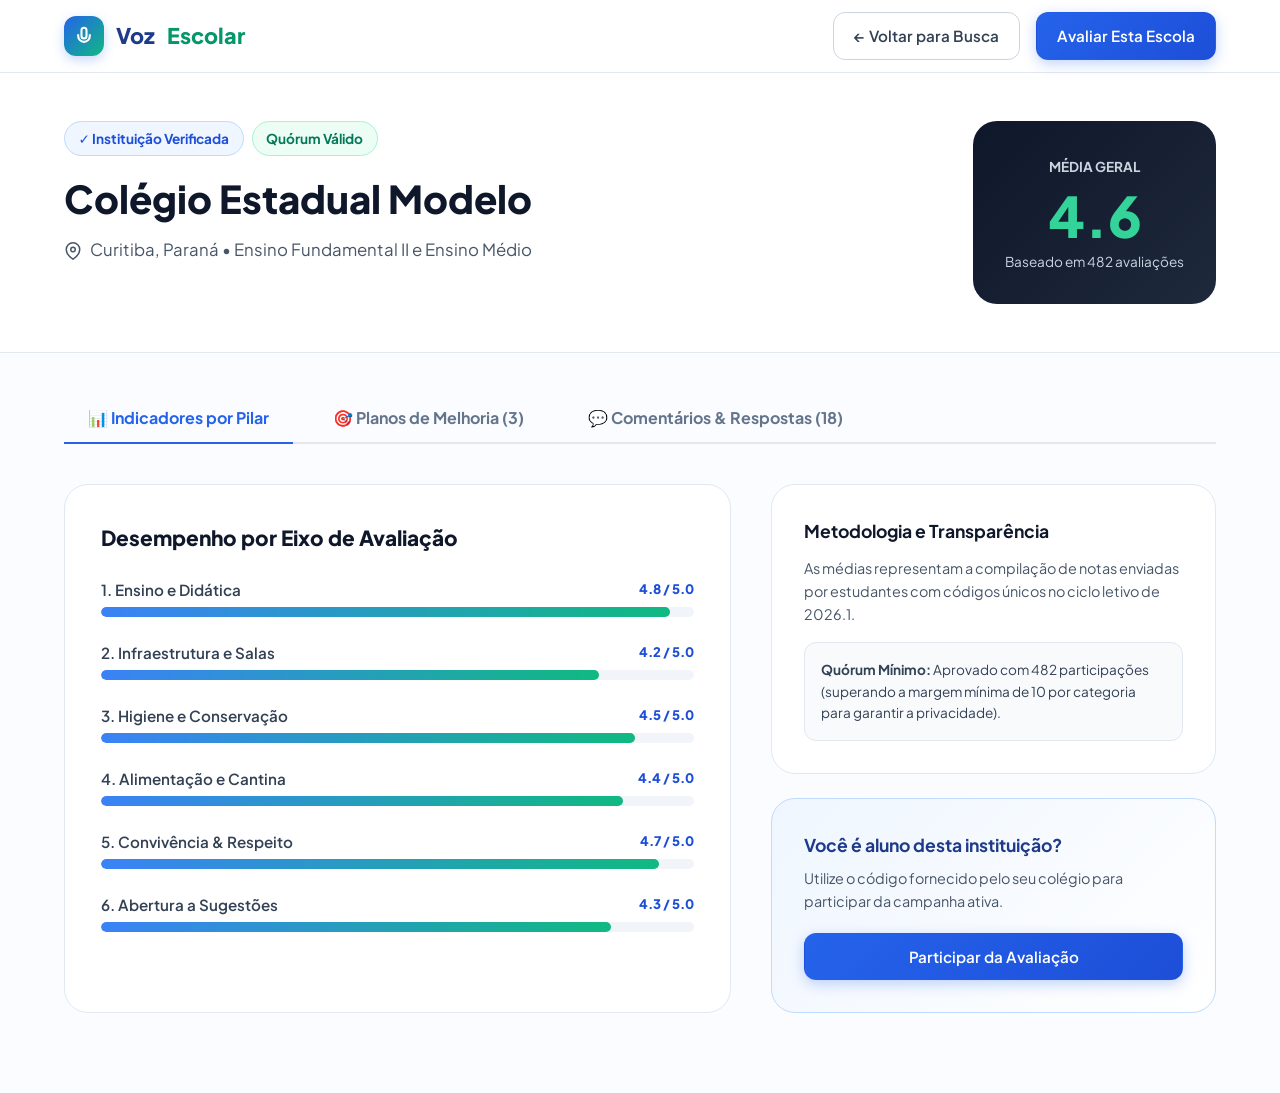
<file: frontend/pages/escola.html>
<!DOCTYPE html>
<html lang="pt-BR">
<head>
  <meta charset="UTF-8">
  <meta name="viewport" content="width=device-width, initial-scale=1.0">
  <title>Resultados Públicos - Colégio Estadual Modelo | Voz Escolar</title>
  <link rel="stylesheet" href="../css/style.css">
  <style>
    .school-hero-header {
      background: white;
      border-bottom: 1px solid var(--slate-200);
      padding: 3rem 0;
    }
    .header-layout {
      display: flex;
      justify-content: space-between;
      align-items: flex-start;
      gap: 2rem;
    }
    .main-score-card {
      background: linear-gradient(135deg, var(--slate-900), var(--slate-800));
      color: white;
      border-radius: var(--radius-xl);
      padding: 2rem;
      text-align: center;
      min-width: 220px;
    }
    .main-score-num {
      font-size: 3.5rem;
      font-weight: 800;
      line-height: 1;
      color: var(--accent-400);
      margin: 0.5rem 0;
    }
    .tabs-nav {
      display: flex;
      gap: 1rem;
      border-bottom: 2px solid var(--slate-200);
      margin-bottom: 2.5rem;
    }
    .tab-btn {
      background: transparent;
      border: none;
      padding: 0.85rem 1.5rem;
      font-size: 1rem;
      font-weight: 700;
      color: var(--slate-500);
      cursor: pointer;
      position: relative;
      transition: color var(--transition-fast);
    }
    .tab-btn.active {
      color: var(--primary-600);
    }
    .tab-btn.active::after {
      content: '';
      position: absolute;
      bottom: -2px;
      left: 0;
      right: 0;
      height: 2px;
      background: var(--primary-600);
    }
    .plan-card {
      background: white;
      border: 1px solid var(--slate-200);
      border-radius: var(--radius-lg);
      padding: 1.75rem;
      margin-bottom: 1.25rem;
      box-shadow: var(--shadow-sm);
    }
    .status-badge {
      display: inline-flex;
      align-items: center;
      gap: 0.35rem;
      padding: 0.25rem 0.75rem;
      border-radius: var(--radius-full);
      font-size: 0.8rem;
      font-weight: 700;
    }
    .status-badge.in-progress {
      background: var(--warning-50);
      color: var(--warning-600);
      border: 1px solid #fde68a;
    }
    .status-badge.completed {
      background: var(--accent-50);
      color: var(--accent-700);
      border: 1px solid var(--accent-200);
    }
    .review-item {
      background: white;
      border: 1px solid var(--slate-200);
      border-radius: var(--radius-lg);
      padding: 1.75rem;
      margin-bottom: 1.5rem;
      box-shadow: var(--shadow-sm);
    }
    .school-reply-box {
      margin-top: 1.25rem;
      padding: 1.25rem;
      background: var(--primary-50);
      border-left: 4px solid var(--primary-600);
      border-radius: 0 var(--radius-md) var(--radius-md) 0;
    }
  </style>
</head>
<body>

  <!-- Navigation -->
  <header class="navbar">
    <div class="container nav-container">
      <a href="../index.html" class="brand-logo">
        <div class="brand-icon">
          <svg width="20" height="20" viewBox="0 0 24 24" fill="none" stroke="currentColor" stroke-width="2.5">
            <path d="M12 2a3 3 0 0 0-3 3v7a3 3 0 0 0 6 0V5a3 3 0 0 0-3-3Z"></path>
            <path d="M19 10v2a7 7 0 0 1-14 0v-2"></path>
          </svg>
        </div>
        Voz<span>Escolar</span>
      </a>

      <div class="nav-actions">
        <a href="../index.html#escolas" class="btn btn-outline">
          ← Voltar para Busca
        </a>
        <a href="avaliar.html" class="btn btn-primary">
          Avaliar Esta Escola
        </a>
      </div>
    </div>
  </header>

  <!-- School Hero Header -->
  <div class="school-hero-header">
    <div class="container header-layout">
      <div>
        <div style="display: flex; gap: 0.5rem; margin-bottom: 0.75rem;">
          <span class="badge-tag" style="margin-bottom: 0;">✓ Instituição Verificada</span>
          <span class="badge-tag" style="background: var(--accent-50); color: var(--accent-700); border-color: var(--accent-200); margin-bottom: 0;">Quórum Válido</span>
        </div>
        <h1 style="font-size: 2.4rem; font-weight: 800; color: var(--slate-900); margin-bottom: 0.5rem;">
          Colégio Estadual Modelo
        </h1>
        <p style="font-size: 1.05rem; color: var(--slate-600); display: flex; align-items: center; gap: 0.5rem;">
          <svg width="18" height="18" viewBox="0 0 24 24" fill="none" stroke="currentColor" stroke-width="2">
            <path d="M21 10c0 7-9 13-9 13s-9-6-9-13a9 9 0 0 1 18 0z"></path>
            <circle cx="12" cy="10" r="3"></circle>
          </svg>
          Curitiba, Paraná • Ensino Fundamental II e Ensino Médio
        </p>
      </div>

      <div class="main-score-card">
        <span style="font-size: 0.85rem; text-transform: uppercase; color: var(--slate-300); font-weight: 700;">Média Geral</span>
        <div class="main-score-num">4.6</div>
        <div style="font-size: 0.85rem; color: var(--slate-300);">Baseado em 482 avaliações</div>
      </div>
    </div>
  </div>

  <!-- Content Section -->
  <main class="container" style="padding-top: 2.5rem; padding-bottom: 5rem;">
    
    <!-- Tab Controls -->
    <div class="tabs-nav">
      <button class="tab-btn active" onclick="switchTab('indicadores', this)">📊 Indicadores por Pilar</button>
      <button class="tab-btn" onclick="switchTab('planos', this)">🎯 Planos de Melhoria (3)</button>
      <button class="tab-btn" onclick="switchTab('comentarios', this)">💬 Comentários & Respostas (18)</button>
    </div>

    <!-- TAB 1: Indicadores -->
    <div id="tab-indicadores" class="tab-content">
      <div style="display: grid; grid-template-columns: 1.2fr 0.8fr; gap: 2.5rem;">
        
        <!-- Pillar Bars -->
        <div style="background: white; border: 1px solid var(--slate-200); border-radius: var(--radius-xl); padding: 2.25rem;">
          <h3 style="font-size: 1.3rem; font-weight: 800; color: var(--slate-900); margin-bottom: 1.5rem;">
            Desempenho por Eixo de Avaliação
          </h3>

          <div class="score-bars" style="gap: 1.5rem;">
            <!-- 1. Ensino -->
            <div class="bar-item">
              <div class="bar-labels">
                <span style="font-size: 0.95rem;">1. Ensino e Didática</span>
                <span style="font-weight: 800; color: var(--primary-700);">4.8 / 5.0</span>
              </div>
              <div class="progress-track" style="height: 10px;">
                <div class="progress-fill" style="width: 96%;"></div>
              </div>
            </div>

            <!-- 2. Infraestrutura -->
            <div class="bar-item">
              <div class="bar-labels">
                <span style="font-size: 0.95rem;">2. Infraestrutura e Salas</span>
                <span style="font-weight: 800; color: var(--primary-700);">4.2 / 5.0</span>
              </div>
              <div class="progress-track" style="height: 10px;">
                <div class="progress-fill" style="width: 84%;"></div>
              </div>
            </div>

            <!-- 3. Higiene -->
            <div class="bar-item">
              <div class="bar-labels">
                <span style="font-size: 0.95rem;">3. Higiene e Conservação</span>
                <span style="font-weight: 800; color: var(--primary-700);">4.5 / 5.0</span>
              </div>
              <div class="progress-track" style="height: 10px;">
                <div class="progress-fill" style="width: 90%;"></div>
              </div>
            </div>

            <!-- 4. Alimentação -->
            <div class="bar-item">
              <div class="bar-labels">
                <span style="font-size: 0.95rem;">4. Alimentação e Cantina</span>
                <span style="font-weight: 800; color: var(--primary-700);">4.4 / 5.0</span>
              </div>
              <div class="progress-track" style="height: 10px;">
                <div class="progress-fill" style="width: 88%;"></div>
              </div>
            </div>

            <!-- 5. Convivência -->
            <div class="bar-item">
              <div class="bar-labels">
                <span style="font-size: 0.95rem;">5. Convivência & Respeito</span>
                <span style="font-weight: 800; color: var(--primary-700);">4.7 / 5.0</span>
              </div>
              <div class="progress-track" style="height: 10px;">
                <div class="progress-fill" style="width: 94%;"></div>
              </div>
            </div>

            <!-- 6. Sugestões -->
            <div class="bar-item">
              <div class="bar-labels">
                <span style="font-size: 0.95rem;">6. Abertura a Sugestões</span>
                <span style="font-weight: 800; color: var(--primary-700);">4.3 / 5.0</span>
              </div>
              <div class="progress-track" style="height: 10px;">
                <div class="progress-fill" style="width: 86%;"></div>
              </div>
            </div>
          </div>
        </div>

        <!-- Quorum & Methodology Sidebar -->
        <div style="display: flex; flex-direction: column; gap: 1.5rem;">
          <div style="background: white; border: 1px solid var(--slate-200); border-radius: var(--radius-xl); padding: 2rem;">
            <h4 style="font-size: 1.1rem; font-weight: 700; color: var(--slate-900); margin-bottom: 0.75rem;">
              Metodologia e Transparência
            </h4>
            <p style="font-size: 0.9rem; color: var(--slate-600); margin-bottom: 1rem;">
              As médias representam a compilação de notas enviadas por estudantes com códigos únicos no ciclo letivo de 2026.1.
            </p>
            <div style="background: var(--slate-50); border: 1px solid var(--slate-200); padding: 1rem; border-radius: var(--radius-md); font-size: 0.85rem; color: var(--slate-700);">
              <strong>Quórum Mínimo:</strong> Aprovado com 482 participações (superando a margem mínima de 10 por categoria para garantir a privacidade).
            </div>
          </div>

          <div style="background: linear-gradient(135deg, var(--primary-50), white); border: 1px solid var(--primary-200); border-radius: var(--radius-xl); padding: 2rem;">
            <h4 style="font-size: 1.1rem; font-weight: 700; color: var(--primary-900); margin-bottom: 0.5rem;">
              Você é aluno desta instituição?
            </h4>
            <p style="font-size: 0.9rem; color: var(--slate-600); margin-bottom: 1.25rem;">
              Utilize o código fornecido pelo seu colégio para participar da campanha ativa.
            </p>
            <a href="avaliar.html" class="btn btn-primary" style="width: 100%;">
              Participar da Avaliação
            </a>
          </div>
        </div>

      </div>
    </div>

    <!-- TAB 2: Planos de Melhoria -->
    <div id="tab-planos" class="tab-content" style="display: none;">
      <div class="plan-card">
        <div style="display: flex; justify-content: space-between; align-items: flex-start; margin-bottom: 0.75rem;">
          <div>
            <span class="status-badge in-progress">⏳ Em Execução</span>
            <h3 style="font-size: 1.25rem; font-weight: 800; color: var(--slate-900); margin-top: 0.5rem;">
              Climatização e Instalação de Ar-Condicionado nas Salas do 2º Andar
            </h3>
          </div>
          <span style="font-size: 0.85rem; color: var(--slate-500); font-weight: 600;">Previsão: 15/Nov/2026</span>
        </div>
        <p style="font-size: 0.95rem; color: var(--slate-600); margin-bottom: 1rem;">
          Em atendimento aos apontamentos do pilar de Infraestrutura, a direção iniciou o processo de reforma da rede elétrica e compra de 8 aparelhos de ar-condicionado para as turmas de Ensino Médio.
        </p>
        <div style="font-size: 0.85rem; color: var(--slate-500);">
          <strong>Responsável:</strong> Coordenação Administrativa e APMF
        </div>
      </div>

      <div class="plan-card">
        <div style="display: flex; justify-content: space-between; align-items: flex-start; margin-bottom: 0.75rem;">
          <div>
            <span class="status-badge completed">✓ Concluído</span>
            <h3 style="font-size: 1.25rem; font-weight: 800; color: var(--slate-900); margin-top: 0.5rem;">
              Ampliação do Cardápio Saudável e Horário Estendido da Cantina
            </h3>
          </div>
          <span style="font-size: 0.85rem; color: var(--slate-500); font-weight: 600;">Concluído em: 10/Set/2026</span>
        </div>
        <p style="font-size: 0.95rem; color: var(--slate-600); margin-bottom: 1rem;">
          Readequação do fornecimento de frutas frescas na merenda escolar e inclusão de opções vegetarianas e sucos naturais na cantina.
        </p>
        <div style="font-size: 0.85rem; color: var(--slate-500);">
          <strong>Responsável:</strong> Equipe de Nutrição Escolar
        </div>
      </div>
    </div>

    <!-- TAB 3: Comentários Aprovados -->
    <div id="tab-comentarios" class="tab-content" style="display: none;">
      
      <!-- Review 1 -->
      <div class="review-item">
        <div style="display: flex; justify-content: space-between; align-items: flex-start; margin-bottom: 0.75rem;">
          <div style="display: flex; gap: 0.5rem; align-items: center;">
            <span class="meta-tag highlight">Infraestrutura</span>
            <span style="font-size: 0.85rem; color: var(--slate-500);">Publicado em 28/09/2026</span>
          </div>
          <button class="btn btn-outline" style="font-size: 0.75rem; padding: 0.25rem 0.6rem;" onclick="openReportModal('COM-104')">
            🚩 Denunciar
          </button>
        </div>
        <p style="font-size: 0.95rem; color: var(--slate-800); line-height: 1.6;">
          "Os laboratórios de química estão muito bem equipados, mas algumas salas do bloco B ainda ficam muito quentes à tarde, o que atrapalha a concentração."
        </p>

        <!-- Official Reply -->
        <div class="school-reply-box">
          <div style="display: flex; justify-content: space-between; font-size: 0.82rem; font-weight: 700; color: var(--primary-900); margin-bottom: 0.35rem;">
            <span>Resposta Institucional da Direção</span>
            <span style="color: var(--slate-500);">30/09/2026</span>
          </div>
          <p style="font-size: 0.88rem; color: var(--slate-700); margin: 0;">
            Olá! Agradecemos a colaboração. A climatização das salas do bloco B já foi inserida no nosso Plano de Melhorias com execução prevista para novembro de 2026.
          </p>
        </div>
      </div>

      <!-- Review 2 -->
      <div class="review-item">
        <div style="display: flex; justify-content: space-between; align-items: flex-start; margin-bottom: 0.75rem;">
          <div style="display: flex; gap: 0.5rem; align-items: center;">
            <span class="meta-tag highlight">Ensino</span>
            <span style="font-size: 0.85rem; color: var(--slate-500);">Publicado em 22/09/2026</span>
          </div>
          <button class="btn btn-outline" style="font-size: 0.75rem; padding: 0.25rem 0.6rem;" onclick="openReportModal('COM-102')">
            🚩 Denunciar
          </button>
        </div>
        <p style="font-size: 0.95rem; color: var(--slate-800); line-height: 1.6;">
          "O projeto de monitoria para matemática ajudou muito a turma antes das provas bimestrais. Seria ótimo expandir também para física e redação."
        </p>

        <!-- Official Reply -->
        <div class="school-reply-box">
          <div style="display: flex; justify-content: space-between; font-size: 0.82rem; font-weight: 700; color: var(--primary-900); margin-bottom: 0.35rem;">
            <span>Resposta Institucional da Coordenação Pedagógica</span>
            <span style="color: var(--slate-500);">25/09/2026</span>
          </div>
          <p style="font-size: 0.88rem; color: var(--slate-700); margin: 0;">
            Ficamos muito felizes com o resultado das monitorias! Já estamos organizando horários extras com os professores de física para o próximo bimestre.
          </p>
        </div>
      </div>

    </div>

  </main>

  <!-- Report Modal -->
  <div class="modal-overlay" id="reportModal">
    <div class="modal-container">
      <div class="modal-header">
        <h3>Denunciar Conteúdo</h3>
        <button class="modal-close-btn" onclick="closeReportModal()">&times;</button>
      </div>
      <div class="modal-body">
        <p>Selecione o motivo da sinalização para que a equipe de moderação faça a análise ética:</p>
        <form onsubmit="handleReportSubmit(event)">
          <div style="display: flex; flex-direction: column; gap: 0.6rem; margin-bottom: 1.25rem;">
            <label style="font-size: 0.9rem; display: flex; align-items: center; gap: 0.5rem;">
              <input type="radio" name="report_reason" value="ofensa" required> Linguagem ofensiva ou desrespeitosa
            </label>
            <label style="font-size: 0.9rem; display: flex; align-items: center; gap: 0.5rem;">
              <input type="radio" name="report_reason" value="dados_pessoais"> Exposição de dados pessoais de terceiros
            </label>
            <label style="font-size: 0.9rem; display: flex; align-items: center; gap: 0.5rem;">
              <input type="radio" name="report_reason" value="assedio"> Assédio, discriminação ou bullying
            </label>
            <label style="font-size: 0.9rem; display: flex; align-items: center; gap: 0.5rem;">
              <input type="radio" name="report_reason" value="ameaca"> Conteúdo grave ou ameaça
            </label>
          </div>
          <div style="display: flex; justify-content: flex-end; gap: 0.75rem;">
            <button type="button" class="btn btn-outline" onclick="closeReportModal()">Cancelar</button>
            <button type="submit" class="btn btn-primary">Enviar Denúncia</button>
          </div>
        </form>
      </div>
    </div>
  </div>

  <script>
    function switchTab(tabId, el) {
      document.querySelectorAll('.tab-content').forEach(c => c.style.display = 'none');
      document.querySelectorAll('.tab-btn').forEach(b => b.classList.remove('active'));
      
      document.getElementById(`tab-${tabId}`).style.display = 'block';
      el.classList.add('active');
    }

    const reportModal = document.getElementById('reportModal');
    function openReportModal(id) {
      reportModal.classList.add('active');
    }
    function closeReportModal() {
      reportModal.classList.remove('active');
    }
    function handleReportSubmit(e) {
      e.preventDefault();
      alert('Denúncia recebida com sucesso. Nossa equipe de moderação irá avaliar o conteúdo.');
      closeReportModal();
    }
  </script>
</body>
</html>
</file>
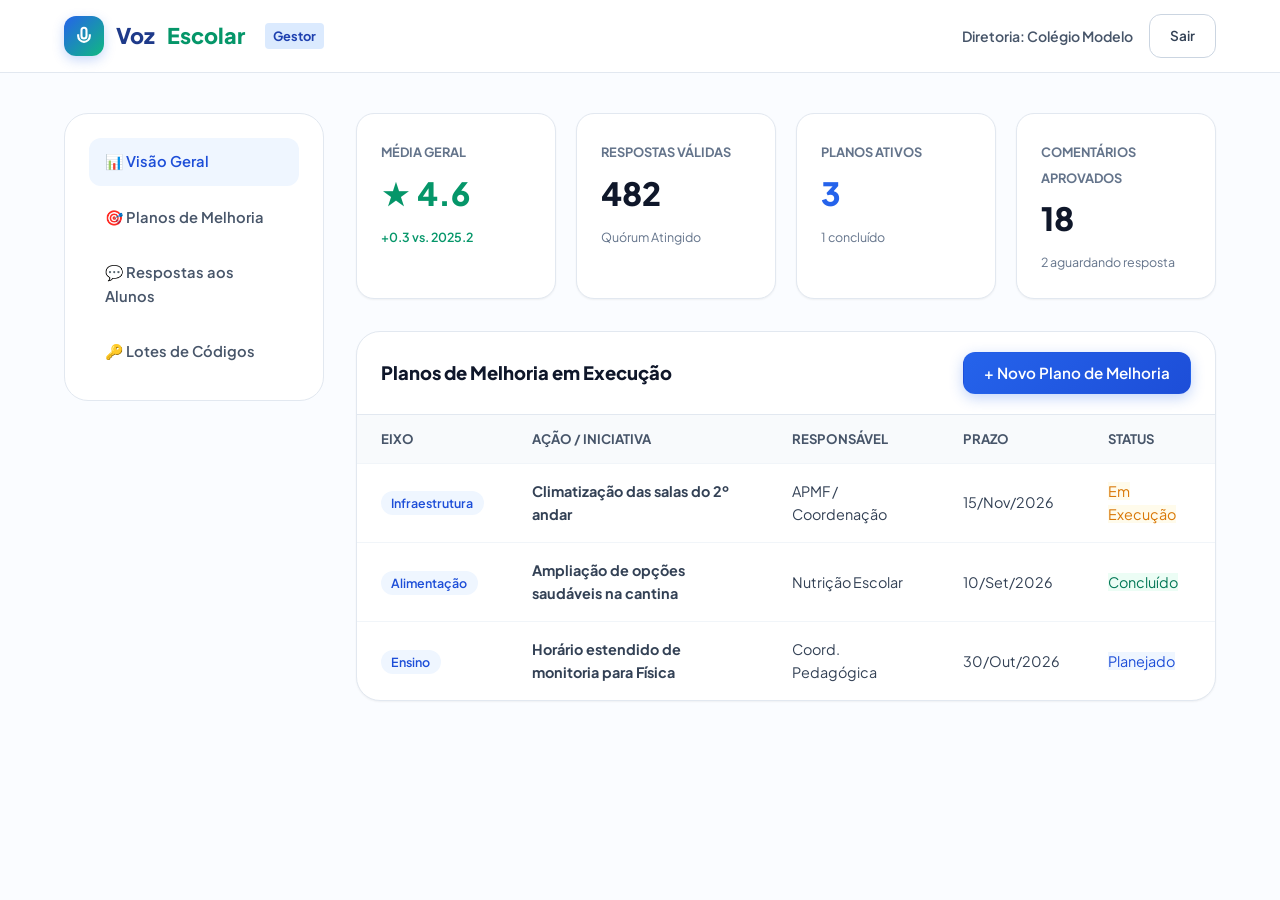
<file: frontend/pages/painel.html>
<!DOCTYPE html>
<html lang="pt-BR">
<head>
  <meta charset="UTF-8">
  <meta name="viewport" content="width=device-width, initial-scale=1.0">
  <title>Painel da Gestão Escolar | Voz Escolar</title>
  <link rel="stylesheet" href="../css/style.css">
  <style>
    .dashboard-layout {
      display: grid;
      grid-template-columns: 260px 1fr;
      gap: 2rem;
      margin: 2.5rem 0 4rem;
    }
    .sidebar-menu {
      background: white;
      border: 1px solid var(--slate-200);
      border-radius: var(--radius-xl);
      padding: 1.5rem;
      display: flex;
      flex-direction: column;
      gap: 0.5rem;
      height: fit-content;
    }
    .sidebar-link {
      display: flex;
      align-items: center;
      gap: 0.75rem;
      padding: 0.75rem 1rem;
      border-radius: var(--radius-md);
      font-weight: 600;
      font-size: 0.92rem;
      color: var(--slate-600);
      transition: all var(--transition-fast);
      cursor: pointer;
    }
    .sidebar-link:hover,
    .sidebar-link.active {
      background: var(--primary-50);
      color: var(--primary-700);
    }
    .metric-card-grid {
      display: grid;
      grid-template-columns: repeat(4, 1fr);
      gap: 1.25rem;
      margin-bottom: 2rem;
    }
    .metric-card {
      background: white;
      border: 1px solid var(--slate-200);
      border-radius: var(--radius-lg);
      padding: 1.5rem;
      box-shadow: var(--shadow-sm);
    }
    .metric-value {
      font-size: 2rem;
      font-weight: 800;
      color: var(--slate-900);
      margin: 0.25rem 0;
    }
    .table-container {
      background: white;
      border: 1px solid var(--slate-200);
      border-radius: var(--radius-xl);
      overflow: hidden;
      box-shadow: var(--shadow-sm);
      margin-bottom: 2rem;
    }
    .table-header {
      padding: 1.25rem 1.5rem;
      border-bottom: 1px solid var(--slate-200);
      display: flex;
      justify-content: space-between;
      align-items: center;
    }
    table {
      width: 100%;
      border-collapse: collapse;
      text-align: left;
    }
    th {
      background: var(--slate-50);
      padding: 0.85rem 1.5rem;
      font-size: 0.82rem;
      font-weight: 700;
      color: var(--slate-600);
      text-transform: uppercase;
    }
    td {
      padding: 1rem 1.5rem;
      border-top: 1px solid var(--slate-100);
      font-size: 0.9rem;
      color: var(--slate-700);
    }
  </style>
</head>
<body>

  <!-- Minimal Nav -->
  <header class="navbar">
    <div class="container nav-container">
      <a href="../index.html" class="brand-logo">
        <div class="brand-icon">
          <svg width="20" height="20" viewBox="0 0 24 24" fill="none" stroke="currentColor" stroke-width="2.5">
            <path d="M12 2a3 3 0 0 0-3 3v7a3 3 0 0 0 6 0V5a3 3 0 0 0-3-3Z"></path>
            <path d="M19 10v2a7 7 0 0 1-14 0v-2"></path>
          </svg>
        </div>
        Voz<span>Escolar</span>
        <span style="font-size: 0.8rem; background: var(--primary-100); color: var(--primary-800); padding: 0.2rem 0.5rem; border-radius: 4px; font-weight: 700; margin-left: 0.5rem;">Gestor</span>
      </a>

      <div class="nav-actions">
        <span style="font-size: 0.88rem; color: var(--slate-600); font-weight: 600;">Diretoria: Colégio Modelo</span>
        <a href="../index.html" class="btn btn-outline" style="font-size: 0.85rem;">Sair</a>
      </div>
    </div>
  </header>

  <main class="container">
    <div class="dashboard-layout">
      
      <!-- Sidebar -->
      <aside class="sidebar-menu">
        <div class="sidebar-link active" onclick="switchDashboardView('visao-geral', this)">
          📊 Visão Geral
        </div>
        <div class="sidebar-link" onclick="switchDashboardView('planos-gestao', this)">
          🎯 Planos de Melhoria
        </div>
        <div class="sidebar-link" onclick="switchDashboardView('respostas-gestao', this)">
          💬 Respostas aos Alunos
        </div>
        <div class="sidebar-link" onclick="switchDashboardView('codigos-gestao', this)">
          🔑 Lotes de Códigos
        </div>
      </aside>

      <!-- Main Dashboard Content -->
      <section class="dashboard-content">
        
        <!-- Metrics -->
        <div class="metric-card-grid">
          <div class="metric-card">
            <span style="font-size: 0.8rem; font-weight: 700; color: var(--slate-500); text-transform: uppercase;">Média Geral</span>
            <div class="metric-value" style="color: var(--accent-600);">★ 4.6</div>
            <span style="font-size: 0.78rem; color: var(--accent-600); font-weight: 600;">+0.3 vs. 2025.2</span>
          </div>

          <div class="metric-card">
            <span style="font-size: 0.8rem; font-weight: 700; color: var(--slate-500); text-transform: uppercase;">Respostas Válidas</span>
            <div class="metric-value">482</div>
            <span style="font-size: 0.78rem; color: var(--slate-500);">Quórum Atingido</span>
          </div>

          <div class="metric-card">
            <span style="font-size: 0.8rem; font-weight: 700; color: var(--slate-500); text-transform: uppercase;">Planos Ativos</span>
            <div class="metric-value" style="color: var(--primary-600);">3</div>
            <span style="font-size: 0.78rem; color: var(--slate-500);">1 concluído</span>
          </div>

          <div class="metric-card">
            <span style="font-size: 0.8rem; font-weight: 700; color: var(--slate-500); text-transform: uppercase;">Comentários Aprovados</span>
            <div class="metric-value">18</div>
            <span style="font-size: 0.78rem; color: var(--slate-500);">2 aguardando resposta</span>
          </div>
        </div>

        <!-- View 1: Visão Geral -->
        <div id="view-visao-geral" class="dash-view">
          <div class="table-container">
            <div class="table-header">
              <h3 style="font-size: 1.15rem; font-weight: 800; color: var(--slate-900);">
                Planos de Melhoria em Execução
              </h3>
              <button class="btn btn-primary" onclick="alert('Modal de novo plano de ação aberto.')">
                + Novo Plano de Melhoria
              </button>
            </div>
            <table>
              <thead>
                <tr>
                  <th>Eixo</th>
                  <th>Ação / Iniciativa</th>
                  <th>Responsável</th>
                  <th>Prazo</th>
                  <th>Status</th>
                </tr>
              </thead>
              <tbody>
                <tr>
                  <td><span class="meta-tag highlight">Infraestrutura</span></td>
                  <td><strong>Climatização das salas do 2º andar</strong></td>
                  <td>APMF / Coordenação</td>
                  <td>15/Nov/2026</td>
                  <td><span class="status-badge" style="background: var(--warning-50); color: var(--warning-600);">Em Execução</span></td>
                </tr>
                <tr>
                  <td><span class="meta-tag highlight">Alimentação</span></td>
                  <td><strong>Ampliação de opções saudáveis na cantina</strong></td>
                  <td>Nutrição Escolar</td>
                  <td>10/Set/2026</td>
                  <td><span class="status-badge" style="background: var(--accent-50); color: var(--accent-700);">Concluído</span></td>
                </tr>
                <tr>
                  <td><span class="meta-tag highlight">Ensino</span></td>
                  <td><strong>Horário estendido de monitoria para Física</strong></td>
                  <td>Coord. Pedagógica</td>
                  <td>30/Out/2026</td>
                  <td><span class="status-badge" style="background: var(--primary-50); color: var(--primary-700);">Planejado</span></td>
                </tr>
              </tbody>
            </table>
          </div>
        </div>

        <!-- View 2: Lotes de Códigos (Mock) -->
        <div id="view-codigos-gestao" class="dash-view" style="display: none;">
          <div class="table-container">
            <div class="table-header">
              <div>
                <h3 style="font-size: 1.15rem; font-weight: 800; color: var(--slate-900);">Gerador de Lotes de Participação</h3>
                <p style="font-size: 0.85rem; color: var(--slate-500);">Emita códigos anônimos para entregar aos alunos da campanha 2026.1.</p>
              </div>
              <button class="btn btn-accent" onclick="alert('Gerados 50 novos códigos anônimos!')">
                + Gerar Lote de Códigos
              </button>
            </div>
            <div style="padding: 1.5rem;">
              <p style="font-size: 0.9rem; color: var(--slate-600); margin-bottom: 1rem;">
                Cada código é único e utilizável apenas uma vez. Não vincule os códigos aos nomes ou matrículas dos alunos.
              </p>
              <div style="background: var(--slate-50); border: 1px solid var(--slate-200); padding: 1rem; border-radius: var(--radius-md); font-family: monospace; font-size: 0.9rem;">
                ESC-2026-A8K2 • ESC-2026-F9M1 • ESC-2026-P3X7 • ESC-2026-Y4W9 • ESC-2026-L7Q5
              </div>
            </div>
          </div>
        </div>

      </section>
    </div>
  </main>

  <script>
    function switchDashboardView(viewId, el) {
      document.querySelectorAll('.dash-view').forEach(v => v.style.display = 'none');
      document.querySelectorAll('.sidebar-link').forEach(l => l.classList.remove('active'));

      const target = document.getElementById(`view-${viewId}`);
      if (target) target.style.display = 'block';
      el.classList.add('active');
    }
  </script>
</body>
</html>
</file>
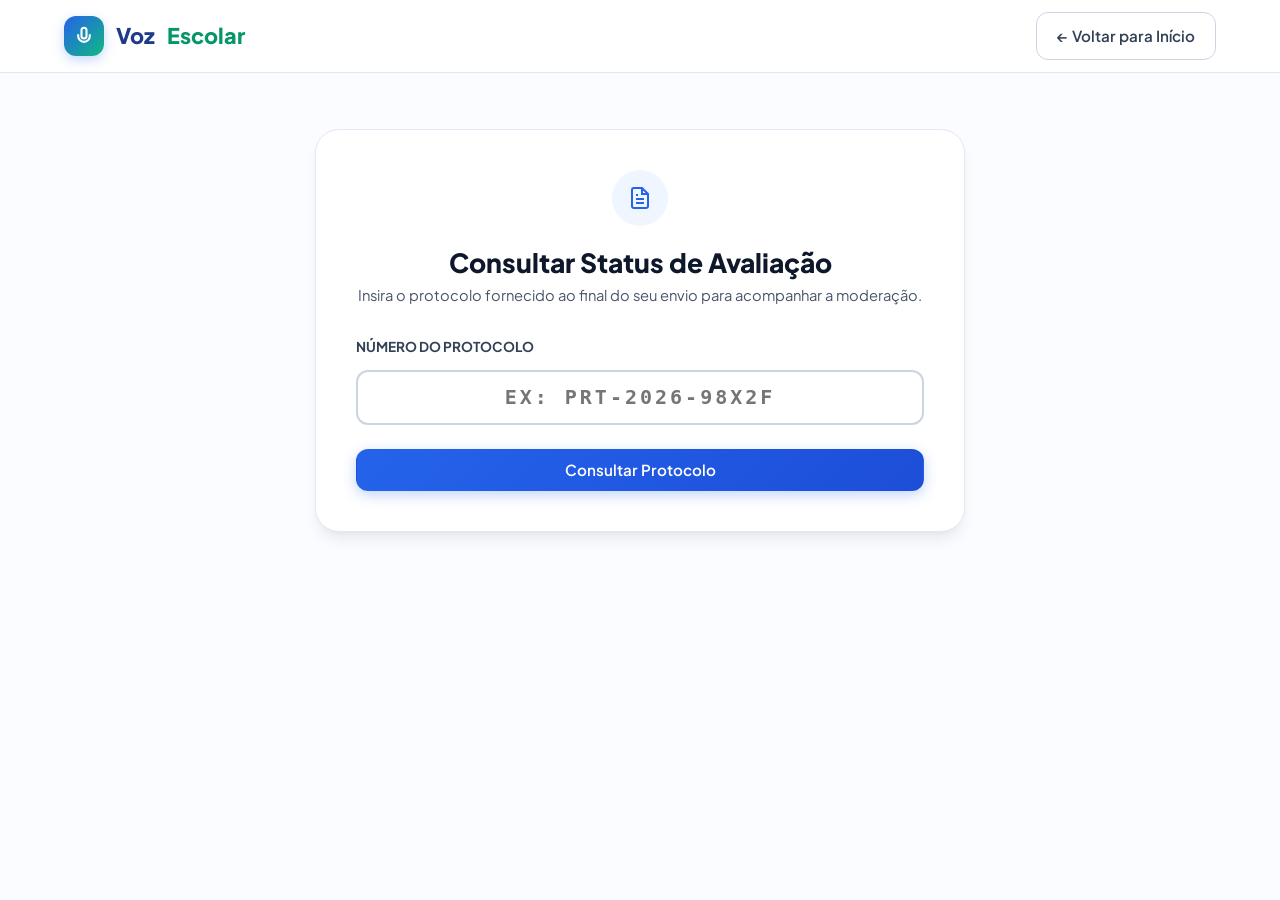
<file: frontend/pages/protocolo.html>
<!DOCTYPE html>
<html lang="pt-BR">
<head>
  <meta charset="UTF-8">
  <meta name="viewport" content="width=device-width, initial-scale=1.0">
  <title>Consulta de Protocolo | Voz Escolar</title>
  <link rel="stylesheet" href="../css/style.css">
  <style>
    .protocol-card {
      background: white;
      border: 1px solid var(--slate-200);
      border-radius: var(--radius-xl);
      padding: 2.5rem;
      max-width: 650px;
      margin: 3.5rem auto;
      box-shadow: var(--shadow-lg);
    }
    .status-timeline {
      margin-top: 2rem;
      padding-top: 1.5rem;
      border-top: 1px solid var(--slate-200);
    }
    .timeline-step {
      display: flex;
      align-items: flex-start;
      gap: 1rem;
      margin-bottom: 1.5rem;
      position: relative;
    }
    .timeline-icon {
      width: 2rem;
      height: 2rem;
      border-radius: 50%;
      background: var(--slate-100);
      color: var(--slate-400);
      display: flex;
      align-items: center;
      justify-content: center;
      font-size: 0.85rem;
      font-weight: 800;
      flex-shrink: 0;
    }
    .timeline-step.completed .timeline-icon {
      background: var(--accent-500);
      color: white;
    }
    .timeline-step.current .timeline-icon {
      background: var(--primary-600);
      color: white;
      box-shadow: 0 0 0 4px var(--primary-100);
    }
  </style>
</head>
<body>

  <!-- Navigation -->
  <header class="navbar">
    <div class="container nav-container">
      <a href="../index.html" class="brand-logo">
        <div class="brand-icon">
          <svg width="20" height="20" viewBox="0 0 24 24" fill="none" stroke="currentColor" stroke-width="2.5">
            <path d="M12 2a3 3 0 0 0-3 3v7a3 3 0 0 0 6 0V5a3 3 0 0 0-3-3Z"></path>
            <path d="M19 10v2a7 7 0 0 1-14 0v-2"></path>
          </svg>
        </div>
        Voz<span>Escolar</span>
      </a>

      <div class="nav-actions">
        <a href="../index.html" class="btn btn-outline">
          ← Voltar para Início
        </a>
      </div>
    </div>
  </header>

  <main class="container">
    <div class="protocol-card">
      <div style="text-align: center; margin-bottom: 1.75rem;">
        <div style="width: 3.5rem; height: 3.5rem; background: var(--primary-50); color: var(--primary-600); border-radius: 50%; display: flex; align-items: center; justify-content: center; margin: 0 auto 1rem;">
          <svg width="24" height="24" viewBox="0 0 24 24" fill="none" stroke="currentColor" stroke-width="2">
            <path d="M14 2H6a2 2 0 0 0-2 2v16a2 2 0 0 0 2 2h12a2 2 0 0 0 2-2V8z"></path>
            <polyline points="14 2 14 8 20 8"></polyline>
            <line x1="16" y1="13" x2="8" y2="13"></line>
            <line x1="16" y1="17" x2="8" y2="17"></line>
            <polyline points="10 9 9 9 8 9"></polyline>
          </svg>
        </div>
        <h2 style="font-size: 1.65rem; font-weight: 800; color: var(--slate-900);">
          Consultar Status de Avaliação
        </h2>
        <p style="font-size: 0.92rem; color: var(--slate-600);">
          Insira o protocolo fornecido ao final do seu envio para acompanhar a moderação.
        </p>
      </div>

      <form id="protocolSearchForm">
        <div class="code-input-box">
          <label for="protocolInput">NÚMERO DO PROTOCOLO</label>
          <input type="text" id="protocolInput" placeholder="EX: PRT-2026-98X2F" required autocomplete="off">
        </div>
        <button type="submit" class="btn btn-primary" style="width: 100%;">
          Consultar Protocolo
        </button>
      </form>

      <!-- Protocol Result View -->
      <div id="protocolResult" style="display: none; margin-top: 2rem;">
        <div style="background: var(--slate-50); border: 1px solid var(--slate-200); border-radius: var(--radius-lg); padding: 1.5rem;">
          <div style="display: flex; justify-content: space-between; align-items: center; margin-bottom: 0.75rem;">
            <span style="font-weight: 700; color: var(--slate-700); font-size: 0.9rem;" id="resProtocolNumber">PRT-2026-98X2F</span>
            <span class="status-badge" id="resStatusBadge" style="background: var(--accent-50); color: var(--accent-700); border: 1px solid var(--accent-200);">
              ✓ Aprovado e Publicado
            </span>
          </div>
          <div style="font-size: 0.85rem; color: var(--slate-500); margin-bottom: 0.5rem;" id="resTimestamp">
            Registrado em: 05/10/2026 às 21:40
          </div>
          <p style="font-size: 0.88rem; color: var(--slate-700); line-height: 1.5;" id="resDetail">
            Seu comentário passou pelos critérios éticos de moderação e agora compõe a média oficial pública da sua instituição.
          </p>
        </div>

        <div class="status-timeline">
          <h4 style="font-size: 0.95rem; font-weight: 700; color: var(--slate-800); margin-bottom: 1rem;">
            Histórico do Fluxo:
          </h4>

          <div class="timeline-step completed">
            <div class="timeline-icon">✓</div>
            <div>
              <strong style="font-size: 0.88rem; color: var(--slate-900);">Envio Confidencial Realizado</strong>
              <div style="font-size: 0.8rem; color: var(--slate-500);">Notas e comentários gravados com sucesso.</div>
            </div>
          </div>

          <div class="timeline-step completed">
            <div class="timeline-icon">✓</div>
            <div>
              <strong style="font-size: 0.88rem; color: var(--slate-900);">Filtro Automático de Linguagem</strong>
              <div style="font-size: 0.8rem; color: var(--slate-500);">Nenhuma ofensa, termo impróprio ou vazamento de dados detectado.</div>
            </div>
          </div>

          <div class="timeline-step completed">
            <div class="timeline-icon">✓</div>
            <div>
              <strong style="font-size: 0.88rem; color: var(--slate-900);">Liberado para Resultados Públicos</strong>
              <div style="font-size: 0.8rem; color: var(--slate-500);">Comentário visível no painel da escola para elaboração de melhorias.</div>
            </div>
          </div>
        </div>
      </div>

    </div>
  </main>

  <script>
    const urlParams = new URLSearchParams(window.location.search);
    const prefill = urlParams.get('p') || sessionStorage.getItem('last_created_protocol');
    const input = document.getElementById('protocolInput');
    const form = document.getElementById('protocolSearchForm');
    const resultBox = document.getElementById('protocolResult');

    if (prefill) {
      input.value = prefill;
      showResult(prefill);
    }

    form.addEventListener('submit', (e) => {
      e.preventDefault();
      const val = input.value.trim().toUpperCase();
      if (val) showResult(val);
    });

    function showResult(protocol) {
      document.getElementById('resProtocolNumber').textContent = protocol;
      resultBox.style.display = 'block';
    }
  </script>
</body>
</html>
</file>
<file: frontend/css/style.css>
/* ==========================================================================
   VOZ ESCOLAR - DESIGN SYSTEM & STYLESHEET
   Paleta: Azul, Verde, Branco e Cinza de Apoio
   ========================================================================== */

@import url('https://fonts.googleapis.com/css2?family=Plus+Jakarta+Sans:wght@300;400;500;600;700;800&display=swap');

:root {
  /* Brand Colors */
  --primary-50: #eff6ff;
  --primary-100: #dbeafe;
  --primary-200: #bfdbfe;
  --primary-300: #93c5fd;
  --primary-400: #60a5fa;
  --primary-500: #3b82f6;
  --primary-600: #2563eb;
  --primary-700: #1d4ed8;
  --primary-800: #1e40af;
  --primary-900: #1e3a8a;

  /* Accent / Green (Transformation & Improvement) */
  --accent-50: #ecfdf5;
  --accent-100: #d1fae5;
  --accent-200: #a7f3d0;
  --accent-400: #34d399;
  --accent-500: #10b981;
  --accent-600: #059669;
  --accent-700: #047857;

  /* Warning / Pending / Info */
  --warning-50: #fffbeb;
  --warning-500: #f59e0b;
  --warning-600: #d97706;
  --danger-50: #fef2f2;
  --danger-500: #ef4444;
  --danger-600: #dc2626;

  /* Neutral Slate */
  --slate-50: #f8fafc;
  --slate-100: #f1f5f9;
  --slate-200: #e2e8f0;
  --slate-300: #cbd5e1;
  --slate-400: #94a3b8;
  --slate-500: #64748b;
  --slate-600: #475569;
  --slate-700: #334155;
  --slate-800: #1e293b;
  --slate-900: #0f172a;

  /* Shadows */
  --shadow-sm: 0 1px 2px 0 rgb(0 0 0 / 0.05);
  --shadow-md: 0 4px 6px -1px rgb(0 0 0 / 0.08), 0 2px 4px -2px rgb(0 0 0 / 0.06);
  --shadow-lg: 0 10px 15px -3px rgb(0 0 0 / 0.08), 0 4px 6px -4px rgb(0 0 0 / 0.04);
  --shadow-xl: 0 20px 25px -5px rgb(0 0 0 / 0.1), 0 8px 10px -6px rgb(0 0 0 / 0.04);
  --shadow-glow: 0 0 25px -5px rgba(37, 99, 235, 0.25);

  /* Radius */
  --radius-sm: 8px;
  --radius-md: 12px;
  --radius-lg: 18px;
  --radius-xl: 24px;
  --radius-full: 9999px;

  /* Layout */
  --max-width: 1200px;
  --transition-fast: 150ms ease;
  --transition-normal: 250ms cubic-bezier(0.4, 0, 0.2, 1);
}

/* Reset & Base */
*, *::before, *::after {
  box-sizing: border-box;
  margin: 0;
  padding: 0;
}

html {
  font-family: 'Plus Jakarta Sans', system-ui, -apple-system, sans-serif;
  color: var(--slate-800);
  background-color: #fafcff;
  scroll-behavior: smooth;
  -webkit-font-smoothing: antialiased;
}

body {
  min-height: 100vh;
  display: flex;
  flex-direction: column;
  line-height: 1.6;
}

a {
  color: inherit;
  text-decoration: none;
}

button, input, select, textarea {
  font-family: inherit;
  font-size: inherit;
}

img, svg {
  display: block;
  max-width: 100%;
}

/* Container */
.container {
  width: 100%;
  max-width: var(--max-width);
  margin-left: auto;
  margin-right: auto;
  padding-left: 1.5rem;
  padding-right: 1.5rem;
}

/* ==========================================================================
   NAVIGATION BAR
   ========================================================================== */
.navbar {
  position: sticky;
  top: 0;
  z-index: 100;
  background: rgba(255, 255, 255, 0.92);
  backdrop-filter: blur(12px);
  -webkit-backdrop-filter: blur(12px);
  border-bottom: 1px solid var(--slate-200);
  transition: var(--transition-normal);
}

.nav-container {
  display: flex;
  align-items: center;
  justify-content: space-between;
  height: 4.5rem;
}

.brand-logo {
  display: flex;
  align-items: center;
  gap: 0.75rem;
  font-weight: 800;
  font-size: 1.35rem;
  color: var(--primary-900);
}

.brand-icon {
  width: 2.5rem;
  height: 2.5rem;
  background: linear-gradient(135deg, var(--primary-600), var(--accent-500));
  border-radius: var(--radius-md);
  display: flex;
  align-items: center;
  justify-content: center;
  color: white;
  box-shadow: 0 4px 12px rgba(37, 99, 235, 0.25);
}

.brand-logo span {
  color: var(--accent-600);
}

.nav-links {
  display: flex;
  align-items: center;
  gap: 2rem;
  list-style: none;
}

.nav-links a {
  font-weight: 600;
  font-size: 0.95rem;
  color: var(--slate-600);
  transition: color var(--transition-fast);
}

.nav-links a:hover,
.nav-links a.active {
  color: var(--primary-600);
}

.nav-actions {
  display: flex;
  align-items: center;
  gap: 1rem;
}

/* Buttons */
.btn {
  display: inline-flex;
  align-items: center;
  justify-content: center;
  gap: 0.5rem;
  padding: 0.65rem 1.25rem;
  font-weight: 600;
  font-size: 0.95rem;
  border-radius: var(--radius-md);
  border: 1px solid transparent;
  cursor: pointer;
  transition: all var(--transition-normal);
}

.btn-primary {
  background: linear-gradient(135deg, var(--primary-600), var(--primary-700));
  color: white;
  box-shadow: 0 4px 14px rgba(37, 99, 235, 0.28);
}

.btn-primary:hover {
  background: linear-gradient(135deg, var(--primary-700), var(--primary-800));
  transform: translateY(-1px);
  box-shadow: 0 6px 18px rgba(37, 99, 235, 0.35);
}

.btn-accent {
  background: linear-gradient(135deg, var(--accent-500), var(--accent-600));
  color: white;
  box-shadow: 0 4px 14px rgba(16, 185, 129, 0.28);
}

.btn-accent:hover {
  background: linear-gradient(135deg, var(--accent-600), var(--accent-700));
  transform: translateY(-1px);
  box-shadow: 0 6px 18px rgba(16, 185, 129, 0.35);
}

.btn-outline {
  background: transparent;
  border-color: var(--slate-300);
  color: var(--slate-700);
}

.btn-outline:hover {
  background: var(--slate-100);
  border-color: var(--slate-400);
  color: var(--slate-900);
}

.btn-lg {
  padding: 0.85rem 1.75rem;
  font-size: 1.05rem;
  border-radius: var(--radius-lg);
}

/* ==========================================================================
   HERO SECTION
   ========================================================================== */
.hero {
  position: relative;
  padding: 4.5rem 0 5rem;
  overflow: hidden;
  background: radial-gradient(circle at 80% 20%, rgba(219, 234, 254, 0.5) 0%, transparent 60%),
              radial-gradient(circle at 10% 80%, rgba(209, 250, 229, 0.4) 0%, transparent 50%);
}

.hero-grid {
  display: grid;
  grid-template-columns: 1.15fr 0.85fr;
  align-items: center;
  gap: 3.5rem;
}

.badge-tag {
  display: inline-flex;
  align-items: center;
  gap: 0.5rem;
  background: var(--primary-50);
  color: var(--primary-700);
  border: 1px solid var(--primary-200);
  padding: 0.35rem 0.85rem;
  border-radius: var(--radius-full);
  font-size: 0.85rem;
  font-weight: 700;
  margin-bottom: 1.25rem;
}

.badge-tag .pulse-dot {
  width: 8px;
  height: 8px;
  border-radius: 50%;
  background-color: var(--accent-500);
  box-shadow: 0 0 0 0 rgba(16, 185, 129, 0.7);
  animation: pulse 2s infinite;
}

@keyframes pulse {
  0% { transform: scale(0.95); box-shadow: 0 0 0 0 rgba(16, 185, 129, 0.7); }
  70% { transform: scale(1); box-shadow: 0 0 0 8px rgba(16, 185, 129, 0); }
  100% { transform: scale(0.95); box-shadow: 0 0 0 0 rgba(16, 185, 129, 0); }
}

.hero-title {
  font-size: 3.2rem;
  line-height: 1.15;
  font-weight: 800;
  color: var(--slate-900);
  letter-spacing: -0.03em;
  margin-bottom: 1.25rem;
}

.hero-title .gradient-text {
  background: linear-gradient(135deg, var(--primary-600), var(--accent-600));
  -webkit-background-clip: text;
  -webkit-text-fill-color: transparent;
}

.hero-desc {
  font-size: 1.15rem;
  color: var(--slate-600);
  margin-bottom: 2rem;
  max-width: 540px;
}

.hero-actions {
  display: flex;
  flex-wrap: wrap;
  gap: 1rem;
  margin-bottom: 2.5rem;
}

.hero-trust-banner {
  display: flex;
  align-items: center;
  gap: 1.5rem;
  padding-top: 1.5rem;
  border-top: 1px solid var(--slate-200);
}

.trust-item {
  display: flex;
  align-items: center;
  gap: 0.5rem;
  font-size: 0.85rem;
  font-weight: 600;
  color: var(--slate-600);
}

.trust-item svg {
  color: var(--accent-600);
}

/* Hero Visual / Card Preview */
.hero-card-preview {
  position: relative;
}

.floating-card {
  background: white;
  border: 1px solid var(--slate-200);
  border-radius: var(--radius-xl);
  padding: 1.75rem;
  box-shadow: var(--shadow-xl);
  transition: transform var(--transition-normal);
}

.floating-card:hover {
  transform: translateY(-4px);
}

.card-header-flex {
  display: flex;
  align-items: center;
  justify-content: space-between;
  margin-bottom: 1.25rem;
}

.school-meta h4 {
  font-size: 1.1rem;
  font-weight: 700;
  color: var(--slate-900);
}

.school-meta p {
  font-size: 0.85rem;
  color: var(--slate-500);
}

.score-badge-lg {
  background: var(--accent-50);
  color: var(--accent-700);
  border: 1px solid var(--accent-200);
  padding: 0.4rem 0.8rem;
  border-radius: var(--radius-md);
  font-weight: 800;
  font-size: 1.2rem;
  display: flex;
  align-items: center;
  gap: 0.35rem;
}

.score-bars {
  display: flex;
  flex-direction: column;
  gap: 0.85rem;
  margin-bottom: 1.5rem;
}

.bar-item {
  display: flex;
  flex-direction: column;
  gap: 0.3rem;
}

.bar-labels {
  display: flex;
  justify-content: space-between;
  font-size: 0.82rem;
  font-weight: 600;
  color: var(--slate-700);
}

.progress-track {
  height: 8px;
  background: var(--slate-100);
  border-radius: var(--radius-full);
  overflow: hidden;
}

.progress-fill {
  height: 100%;
  border-radius: var(--radius-full);
  background: linear-gradient(90deg, var(--primary-500), var(--accent-500));
}

.plan-notice-pill {
  display: flex;
  align-items: center;
  gap: 0.6rem;
  background: var(--primary-50);
  border: 1px solid var(--primary-100);
  padding: 0.75rem 1rem;
  border-radius: var(--radius-md);
  font-size: 0.85rem;
  color: var(--primary-900);
}

/* Search Box Container */
.search-bar-section {
  background: white;
  border: 1px solid var(--slate-200);
  border-radius: var(--radius-lg);
  padding: 0.6rem;
  box-shadow: var(--shadow-lg);
  display: flex;
  align-items: center;
  gap: 0.5rem;
  margin-top: 2rem;
}

.search-input-group {
  display: flex;
  align-items: center;
  gap: 0.75rem;
  flex: 1;
  padding: 0.5rem 1rem;
}

.search-input-group svg {
  color: var(--slate-400);
  flex-shrink: 0;
}

.search-input-group input {
  width: 100%;
  border: none;
  outline: none;
  background: transparent;
  color: var(--slate-800);
  font-size: 0.95rem;
}

.search-input-group input::placeholder {
  color: var(--slate-400);
}

.search-divider {
  width: 1px;
  height: 2rem;
  background-color: var(--slate-200);
}

/* ==========================================================================
   SECTION COMMON
   ========================================================================== */
.section {
  padding: 5rem 0;
}

.section-alt {
  background-color: var(--slate-50);
  border-top: 1px solid var(--slate-200);
  border-bottom: 1px solid var(--slate-200);
}

.section-header {
  text-align: center;
  max-width: 680px;
  margin: 0 auto 3.5rem;
}

.section-tag {
  color: var(--primary-600);
  font-weight: 700;
  font-size: 0.85rem;
  text-transform: uppercase;
  letter-spacing: 0.08em;
  margin-bottom: 0.5rem;
}

.section-title {
  font-size: 2.25rem;
  font-weight: 800;
  color: var(--slate-900);
  line-height: 1.25;
  letter-spacing: -0.02em;
  margin-bottom: 0.85rem;
}

.section-desc {
  font-size: 1.05rem;
  color: var(--slate-600);
}

/* ==========================================================================
   6 PILLARS / CATEGORIES GRID
   ========================================================================== */
.pillars-grid {
  display: grid;
  grid-template-columns: repeat(auto-fit, minmax(320px, 1fr));
  gap: 1.75rem;
}

.pillar-card {
  background: white;
  border: 1px solid var(--slate-200);
  border-radius: var(--radius-lg);
  padding: 2rem;
  transition: all var(--transition-normal);
  display: flex;
  flex-direction: column;
  position: relative;
  overflow: hidden;
}

.pillar-card:hover {
  border-color: var(--primary-300);
  box-shadow: var(--shadow-xl);
  transform: translateY(-4px);
}

.pillar-card::before {
  content: '';
  position: absolute;
  top: 0;
  left: 0;
  right: 0;
  height: 4px;
  background: linear-gradient(90deg, var(--primary-500), var(--accent-500));
  opacity: 0;
  transition: opacity var(--transition-fast);
}

.pillar-card:hover::before {
  opacity: 1;
}

.pillar-icon-box {
  width: 3.25rem;
  height: 3.25rem;
  border-radius: var(--radius-md);
  display: flex;
  align-items: center;
  justify-content: center;
  margin-bottom: 1.25rem;
}

.pillar-icon-box.blue { background: var(--primary-50); color: var(--primary-600); }
.pillar-icon-box.green { background: var(--accent-50); color: var(--accent-600); }
.pillar-icon-box.purple { background: #faf5ff; color: #9333ea; }
.pillar-icon-box.amber { background: var(--warning-50); color: var(--warning-600); }
.pillar-icon-box.teal { background: #f0fdfa; color: #0d9488; }
.pillar-icon-box.rose { background: #fff1f2; color: #e11d48; }

.pillar-card h3 {
  font-size: 1.25rem;
  font-weight: 700;
  color: var(--slate-900);
  margin-bottom: 0.5rem;
}

.pillar-card p {
  color: var(--slate-600);
  font-size: 0.92rem;
  margin-bottom: 1.25rem;
  flex: 1;
}

.pillar-tags {
  display: flex;
  flex-wrap: wrap;
  gap: 0.4rem;
}

.pillar-tags span {
  font-size: 0.75rem;
  font-weight: 600;
  background: var(--slate-100);
  color: var(--slate-600);
  padding: 0.2rem 0.6rem;
  border-radius: var(--radius-full);
}

/* ==========================================================================
   HOW IT WORKS / TIMELINE
   ========================================================================== */
.steps-grid {
  display: grid;
  grid-template-columns: repeat(4, 1fr);
  gap: 1.5rem;
  position: relative;
}

.step-card {
  background: white;
  border: 1px solid var(--slate-200);
  border-radius: var(--radius-lg);
  padding: 2rem 1.5rem;
  text-align: center;
  position: relative;
}

.step-number {
  width: 2.5rem;
  height: 2.5rem;
  margin: 0 auto 1.25rem;
  border-radius: 50%;
  background: var(--primary-600);
  color: white;
  font-weight: 800;
  font-size: 1.1rem;
  display: flex;
  align-items: center;
  justify-content: center;
  box-shadow: 0 4px 10px rgba(37, 99, 235, 0.3);
}

.step-card h4 {
  font-size: 1.1rem;
  font-weight: 700;
  color: var(--slate-900);
  margin-bottom: 0.5rem;
}

.step-card p {
  font-size: 0.88rem;
  color: var(--slate-600);
}

/* ==========================================================================
   PRIVACY & LGPD BANNER
   ========================================================================== */
.privacy-card {
  background: linear-gradient(135deg, var(--slate-900), #1e293b);
  border-radius: var(--radius-xl);
  color: white;
  padding: 3.5rem;
  position: relative;
  overflow: hidden;
}

.privacy-grid {
  display: grid;
  grid-template-columns: 1.2fr 0.8fr;
  align-items: center;
  gap: 3rem;
}

.privacy-card h2 {
  font-size: 2.2rem;
  font-weight: 800;
  margin-bottom: 1rem;
  color: white;
}

.privacy-card p {
  color: var(--slate-300);
  font-size: 1.05rem;
  margin-bottom: 1.75rem;
}

.privacy-features {
  display: flex;
  flex-direction: column;
  gap: 1rem;
}

.privacy-feat-item {
  display: flex;
  align-items: flex-start;
  gap: 0.85rem;
}

.privacy-feat-item svg {
  color: var(--accent-400);
  margin-top: 0.2rem;
  flex-shrink: 0;
}

.privacy-feat-item div strong {
  display: block;
  font-size: 0.95rem;
  color: white;
}

.privacy-feat-item div span {
  font-size: 0.85rem;
  color: var(--slate-400);
}

.privacy-badge-box {
  background: rgba(255, 255, 255, 0.06);
  border: 1px solid rgba(255, 255, 255, 0.12);
  border-radius: var(--radius-lg);
  padding: 2rem;
  text-align: center;
  backdrop-filter: blur(8px);
}

.privacy-badge-box .shield-icon {
  width: 4rem;
  height: 4rem;
  margin: 0 auto 1rem;
  background: rgba(16, 185, 129, 0.2);
  border-radius: 50%;
  display: flex;
  align-items: center;
  justify-content: center;
  color: var(--accent-400);
}

/* ==========================================================================
   SCHOOL LISTING / EXPLORE
   ========================================================================== */
.schools-grid {
  display: grid;
  grid-template-columns: repeat(auto-fill, minmax(350px, 1fr));
  gap: 2rem;
}

.school-card {
  background: white;
  border: 1px solid var(--slate-200);
  border-radius: var(--radius-lg);
  padding: 1.75rem;
  display: flex;
  flex-direction: column;
  justify-content: space-between;
  transition: all var(--transition-normal);
}

.school-card:hover {
  transform: translateY(-4px);
  box-shadow: var(--shadow-xl);
  border-color: var(--primary-300);
}

.school-header-info {
  display: flex;
  justify-content: space-between;
  align-items: flex-start;
  margin-bottom: 1rem;
}

.school-title {
  font-size: 1.15rem;
  font-weight: 700;
  color: var(--slate-900);
  margin-bottom: 0.25rem;
}

.school-location {
  font-size: 0.85rem;
  color: var(--slate-500);
  display: flex;
  align-items: center;
  gap: 0.35rem;
}

.rating-pill {
  display: inline-flex;
  align-items: center;
  gap: 0.3rem;
  background: var(--accent-50);
  color: var(--accent-700);
  border: 1px solid var(--accent-200);
  font-weight: 800;
  font-size: 0.95rem;
  padding: 0.3rem 0.65rem;
  border-radius: var(--radius-md);
}

.school-meta-tags {
  display: flex;
  flex-wrap: wrap;
  gap: 0.5rem;
  margin: 1rem 0 1.5rem;
}

.meta-tag {
  font-size: 0.78rem;
  background: var(--slate-100);
  color: var(--slate-600);
  padding: 0.25rem 0.65rem;
  border-radius: var(--radius-full);
}

.meta-tag.highlight {
  background: var(--primary-50);
  color: var(--primary-700);
  font-weight: 600;
}

/* ==========================================================================
   MODAL COMPONENT
   ========================================================================== */
.modal-overlay {
  position: fixed;
  inset: 0;
  background: rgba(15, 23, 42, 0.65);
  backdrop-filter: blur(4px);
  z-index: 999;
  display: flex;
  align-items: center;
  justify-content: center;
  padding: 1rem;
  opacity: 0;
  visibility: hidden;
  transition: all var(--transition-normal);
}

.modal-overlay.active {
  opacity: 1;
  visibility: visible;
}

.modal-container {
  background: white;
  border-radius: var(--radius-xl);
  width: 100%;
  max-width: 500px;
  box-shadow: var(--shadow-xl);
  overflow: hidden;
  transform: scale(0.95) translateY(10px);
  transition: all var(--transition-normal);
}

.modal-overlay.active .modal-container {
  transform: scale(1) translateY(0);
}

.modal-header {
  padding: 1.5rem 1.75rem;
  border-bottom: 1px solid var(--slate-100);
  display: flex;
  align-items: center;
  justify-content: space-between;
}

.modal-header h3 {
  font-size: 1.25rem;
  font-weight: 800;
  color: var(--slate-900);
}

.modal-close-btn {
  background: transparent;
  border: none;
  font-size: 1.5rem;
  color: var(--slate-400);
  cursor: pointer;
}

.modal-close-btn:hover {
  color: var(--slate-700);
}

.modal-body {
  padding: 1.75rem;
}

.modal-body p {
  color: var(--slate-600);
  font-size: 0.95rem;
  margin-bottom: 1.25rem;
}

.code-input-box {
  display: flex;
  flex-direction: column;
  gap: 0.75rem;
  margin-bottom: 1.5rem;
}

.code-input-box label {
  font-size: 0.85rem;
  font-weight: 700;
  color: var(--slate-700);
}

.code-input-box input {
  font-family: monospace;
  font-size: 1.25rem;
  font-weight: 700;
  letter-spacing: 0.15em;
  text-align: center;
  text-transform: uppercase;
  padding: 0.85rem;
  border: 2px solid var(--slate-300);
  border-radius: var(--radius-md);
  outline: none;
  transition: border-color var(--transition-fast);
}

.code-input-box input:focus {
  border-color: var(--primary-600);
  box-shadow: 0 0 0 4px var(--primary-100);
}

/* ==========================================================================
   EVALUATION FORM STYLES (for pages/avaliar.html)
   ========================================================================== */
.eval-card {
  background: white;
  border: 1px solid var(--slate-200);
  border-radius: var(--radius-xl);
  padding: 2.5rem;
  box-shadow: var(--shadow-lg);
  margin-bottom: 2rem;
}

.rating-stars {
  display: flex;
  gap: 0.5rem;
  margin: 1rem 0;
}

.star-btn {
  background: transparent;
  border: none;
  font-size: 2rem;
  color: var(--slate-300);
  cursor: pointer;
  transition: transform 150ms, color 150ms;
}

.star-btn:hover,
.star-btn.active {
  color: #fbbf24;
  transform: scale(1.15);
}

/* ==========================================================================
   FOOTER
   ========================================================================== */
.footer {
  margin-top: auto;
  background-color: var(--slate-900);
  color: var(--slate-400);
  padding: 4rem 0 2rem;
  border-top: 1px solid var(--slate-800);
}

.footer-grid {
  display: grid;
  grid-template-columns: 1.5fr 1fr 1fr 1fr;
  gap: 3rem;
  margin-bottom: 3rem;
}

.footer-brand .brand-logo {
  color: white;
  margin-bottom: 1rem;
}

.footer-brand p {
  font-size: 0.9rem;
  line-height: 1.6;
}

.footer-col h5 {
  color: white;
  font-size: 0.95rem;
  font-weight: 700;
  margin-bottom: 1.25rem;
}

.footer-col ul {
  list-style: none;
  display: flex;
  flex-direction: column;
  gap: 0.75rem;
}

.footer-col a {
  font-size: 0.88rem;
  color: var(--slate-400);
  transition: color var(--transition-fast);
}

.footer-col a:hover {
  color: white;
}

.footer-bottom {
  padding-top: 2rem;
  border-top: 1px solid var(--slate-800);
  display: flex;
  align-items: center;
  justify-content: space-between;
  font-size: 0.85rem;
}

/* Responsive */
@media (max-width: 992px) {
  .hero-grid,
  .privacy-grid {
    grid-template-columns: 1fr;
  }
  .steps-grid {
    grid-template-columns: repeat(2, 1fr);
  }
  .footer-grid {
    grid-template-columns: 1fr 1fr;
  }
}

@media (max-width: 768px) {
  .nav-links {
    display: none;
  }
  .hero-title {
    font-size: 2.35rem;
  }
  .steps-grid {
    grid-template-columns: 1fr;
  }
  .footer-grid {
    grid-template-columns: 1fr;
  }
  .search-bar-section {
    flex-direction: column;
  }
  .search-divider {
    display: none;
  }
}
</file>
